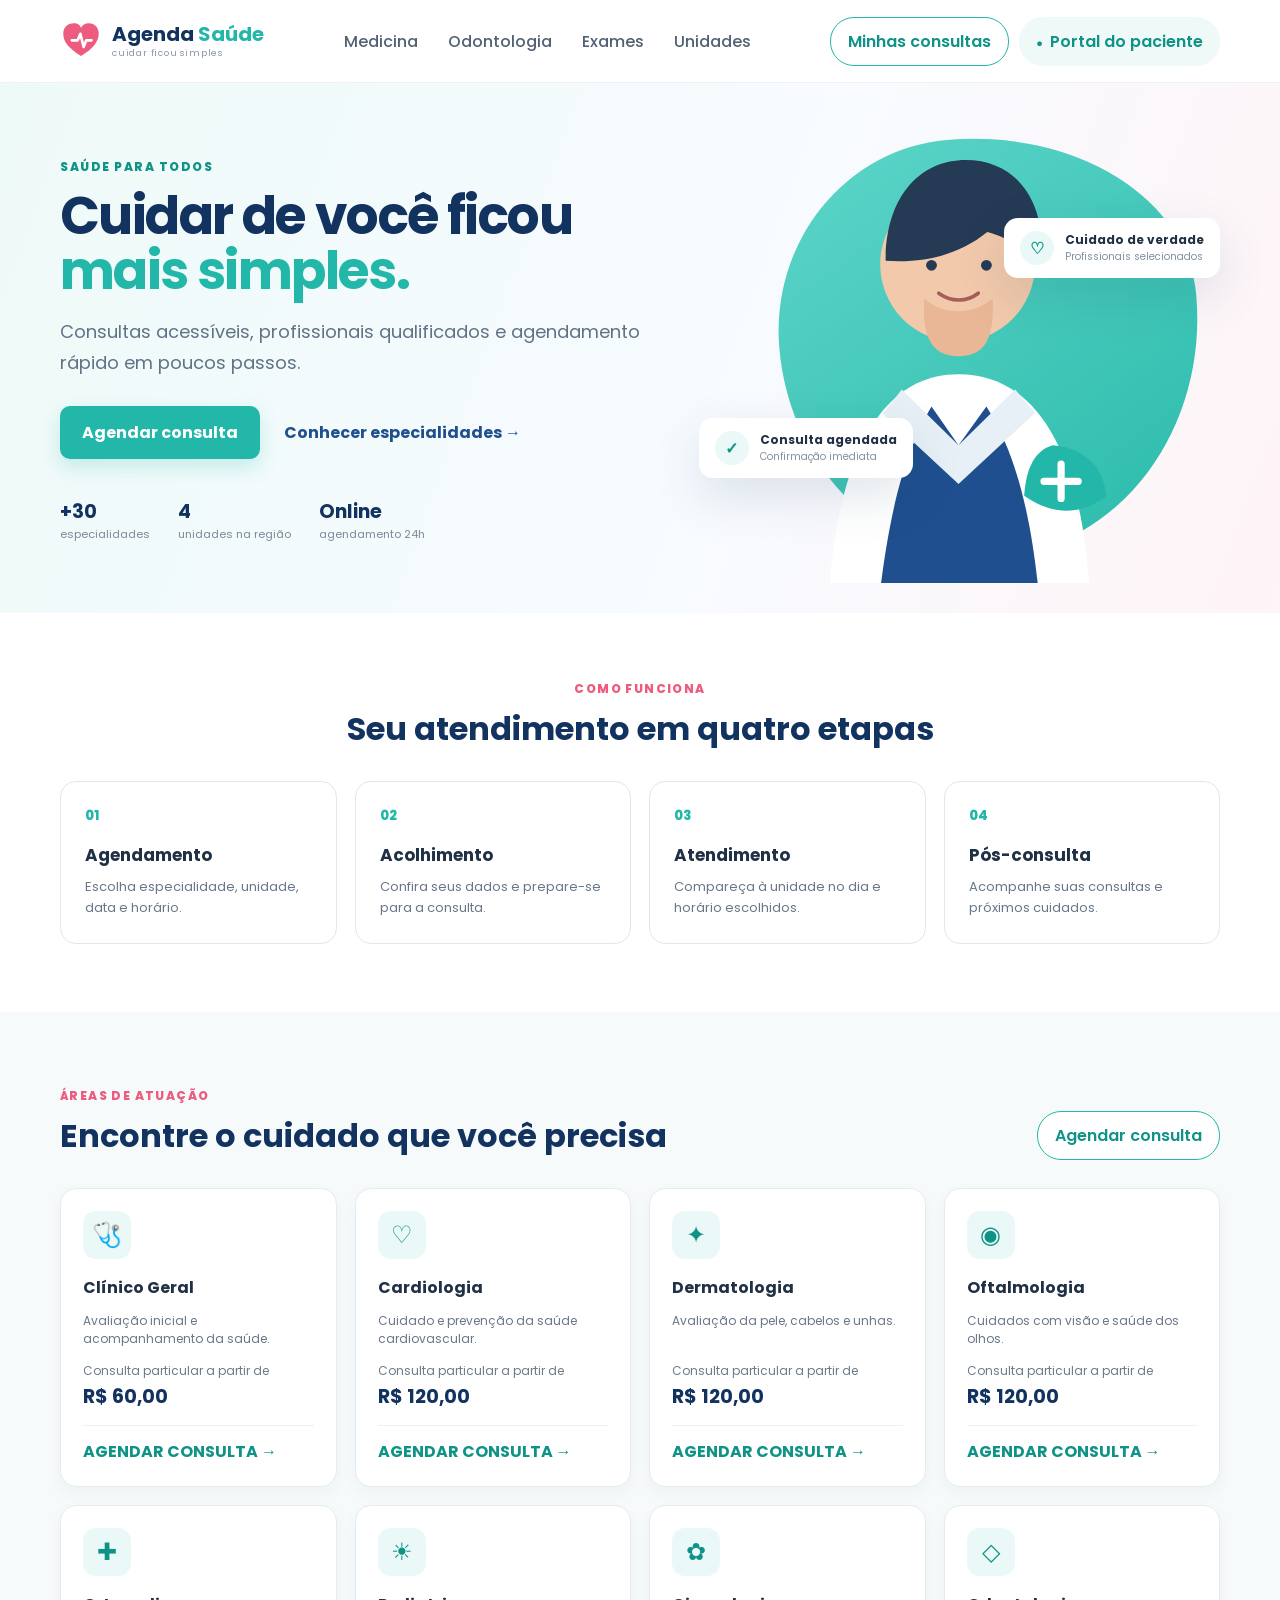
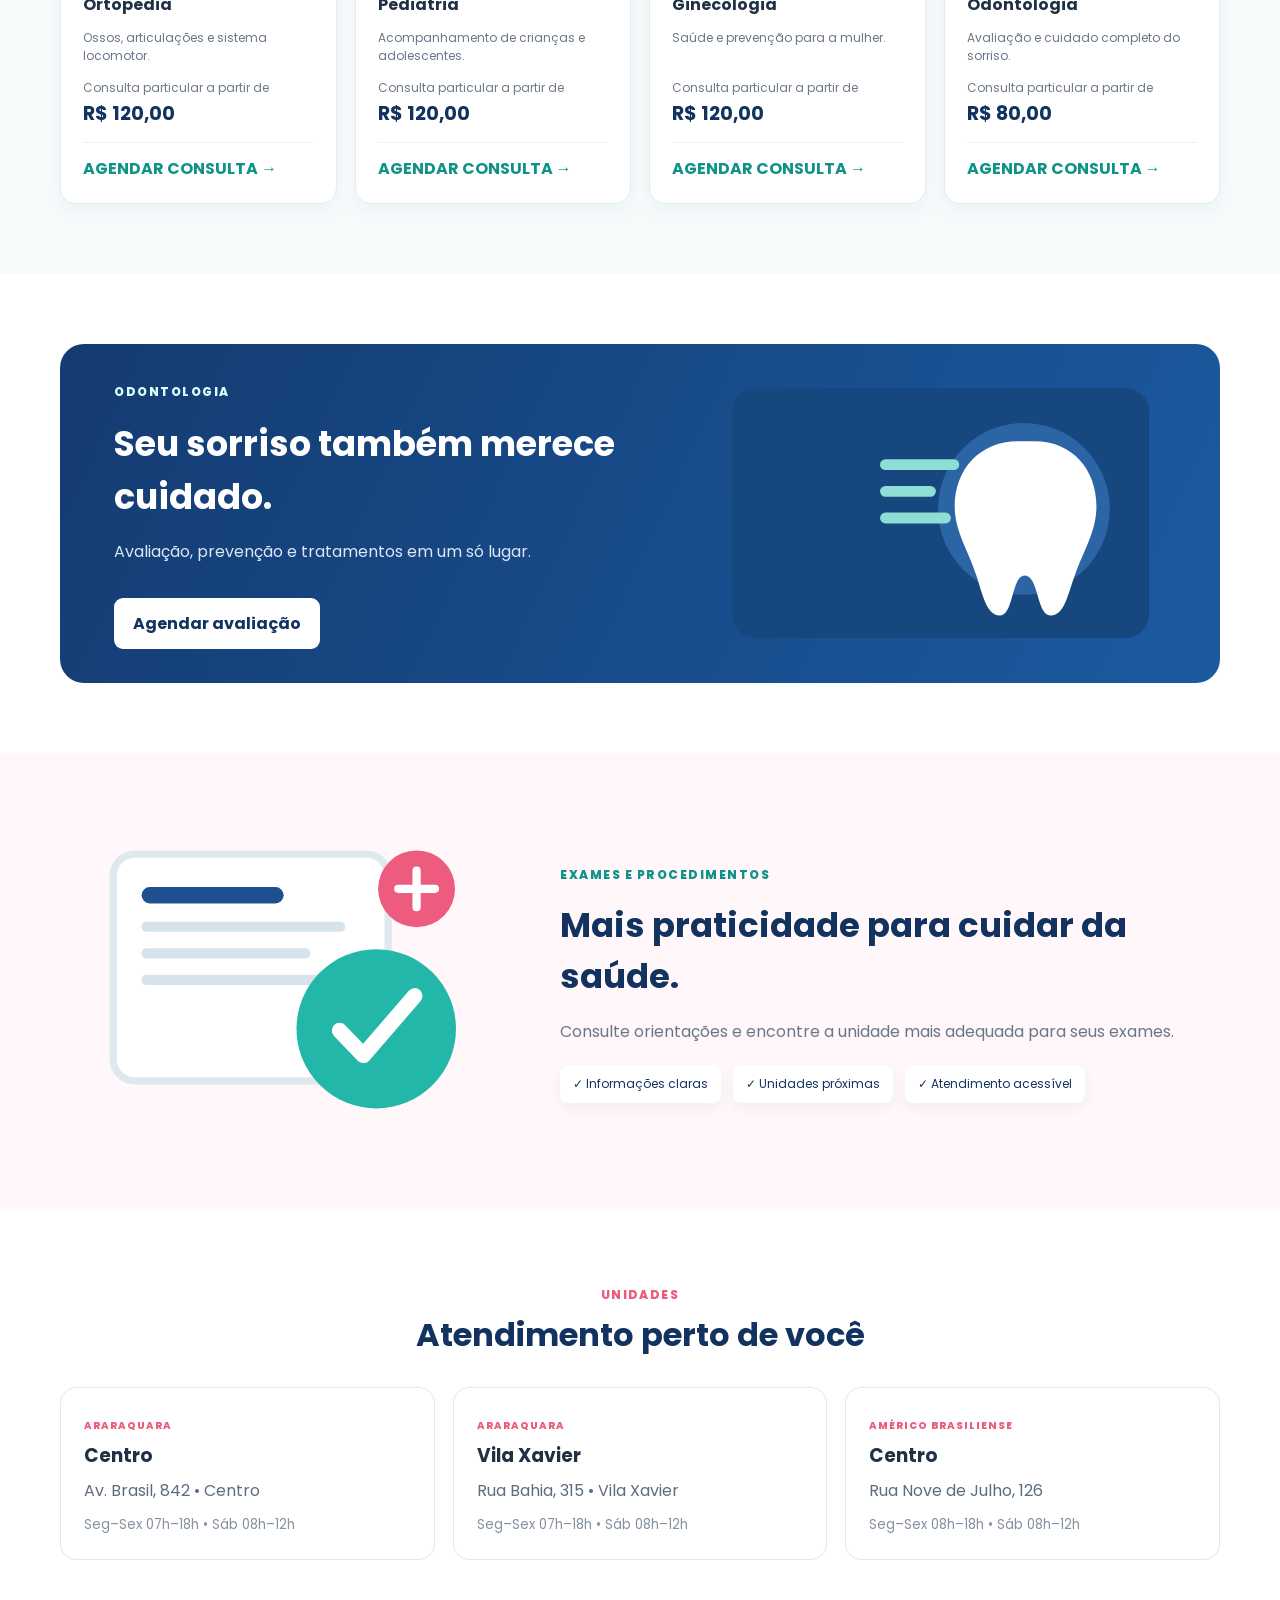
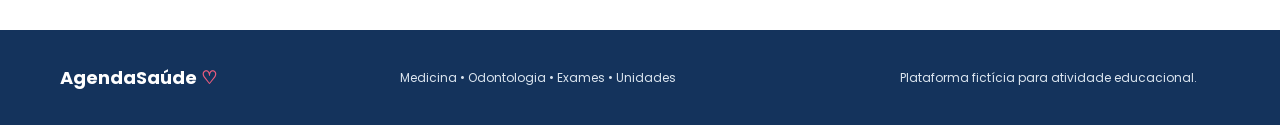
<file: agendasaude/index.html>
<!doctype html>
<html lang="pt-BR">
<head>
  <meta charset="utf-8" />
  <meta name="viewport" content="width=device-width, initial-scale=1" />
  <title>AgendaSaúde | Cuidado perto de você</title>
  <meta name="description" content="Plataforma fictícia de agendamento de consultas para atividade de testes de software." />
  <link rel="preconnect" href="https://fonts.googleapis.com">
  <link rel="preconnect" href="https://fonts.gstatic.com" crossorigin>
  <link href="https://fonts.googleapis.com/css2?family=Poppins:wght@400;500;600;700;800&display=swap" rel="stylesheet">
  <link rel="stylesheet" href="style.css" />
</head>
<body>
  <header class="topbar">
    <div class="container header-inner">
      <a class="brand" href="#inicio" aria-label="AgendaSaúde - início">
        <span class="brand-icon" aria-hidden="true">
          <svg viewBox="0 0 64 64"><path d="M32 55C13 43 5 33 5 21 5 11 12 5 21 5c6 0 10 3 11 7 2-4 6-7 12-7 9 0 15 7 15 16 0 12-9 23-27 34Z" fill="currentColor"/><path d="M18 31h9l4-10 5 20 4-10h8" fill="none" stroke="white" stroke-width="4" stroke-linecap="round" stroke-linejoin="round"/></svg>
        </span>
        <span class="brand-copy"><strong>Agenda</strong><b>Saúde</b><small>cuidar ficou simples</small></span>
      </a>

      <nav class="nav" aria-label="Menu principal">
        <button data-scroll="especialidades">Medicina</button>
        <button data-scroll="odontologia">Odontologia</button>
        <button data-scroll="exames">Exames</button>
        <button data-scroll="unidades">Unidades</button>
      </nav>

      <div class="header-actions">
        <button class="outline-btn" id="appointmentsButton">Minhas consultas</button>
        <button class="patient-btn" id="loginButton"><span class="user-dot">●</span><span id="welcomeText">Portal do paciente</span></button>
      </div>
    </div>
  </header>

  <main>
    <section class="hero" id="inicio">
      <div class="container hero-grid">
        <div class="hero-copy">
          <span class="kicker">SAÚDE PARA TODOS</span>
          <h1>Cuidar de você ficou <span>mais simples.</span></h1>
          <p>Consultas acessíveis, profissionais qualificados e agendamento rápido em poucos passos.</p>
          <div class="hero-actions">
            <button class="primary-btn" id="heroScheduleButton">Agendar consulta</button>
            <button class="text-btn" data-scroll="especialidades">Conhecer especialidades →</button>
          </div>
          <div class="trust-row">
            <div><strong>+30</strong><span>especialidades</span></div>
            <div><strong>4</strong><span>unidades na região</span></div>
            <div><strong>Online</strong><span>agendamento 24h</span></div>
          </div>
        </div>
        <div class="hero-visual" aria-hidden="true">
          <div class="blob"></div>
          <div class="doctor-card">
            <img src="assets/doctor-hero.svg" alt="" />
            <div class="floating-card fc-one"><span>✓</span><div><strong>Consulta agendada</strong><small>Confirmação imediata</small></div></div>
            <div class="floating-card fc-two"><span>♡</span><div><strong>Cuidado de verdade</strong><small>Profissionais selecionados</small></div></div>
          </div>
        </div>
      </div>
    </section>

    <section class="steps-section">
      <div class="container">
        <div class="section-heading compact"><span>COMO FUNCIONA</span><h2>Seu atendimento em quatro etapas</h2></div>
        <div class="steps-grid">
          <article><div class="step-num">01</div><h3>Agendamento</h3><p>Escolha especialidade, unidade, data e horário.</p></article>
          <article><div class="step-num">02</div><h3>Acolhimento</h3><p>Confira seus dados e prepare-se para a consulta.</p></article>
          <article><div class="step-num">03</div><h3>Atendimento</h3><p>Compareça à unidade no dia e horário escolhidos.</p></article>
          <article><div class="step-num">04</div><h3>Pós-consulta</h3><p>Acompanhe suas consultas e próximos cuidados.</p></article>
        </div>
      </div>
    </section>

    <section class="specialties-section" id="especialidades">
      <div class="container">
        <div class="section-heading"><div><span>ÁREAS DE ATUAÇÃO</span><h2>Encontre o cuidado que você precisa</h2></div><button class="secondary-btn" id="scheduleTopButton">Agendar consulta</button></div>
        <div class="specialties-grid" id="specialtiesGrid"></div>
      </div>
    </section>

    <section class="banner-section" id="odontologia">
      <div class="container banner-card">
        <div><span class="kicker light">ODONTOLOGIA</span><h2>Seu sorriso também merece cuidado.</h2><p>Avaliação, prevenção e tratamentos em um só lugar.</p><button class="white-btn" data-specialty="Odontologia">Agendar avaliação</button></div>
        <img src="assets/dental.svg" alt="Ilustração de atendimento odontológico" />
      </div>
    </section>

    <section class="exam-section" id="exames">
      <div class="container exam-grid">
        <div class="exam-art"><img src="assets/exams.svg" alt="Ilustração de exames" /></div>
        <div><span class="kicker">EXAMES E PROCEDIMENTOS</span><h2>Mais praticidade para cuidar da saúde.</h2><p>Consulte orientações e encontre a unidade mais adequada para seus exames.</p><div class="check-list"><span>✓ Informações claras</span><span>✓ Unidades próximas</span><span>✓ Atendimento acessível</span></div></div>
      </div>
    </section>

    <section class="units-section" id="unidades">
      <div class="container">
        <div class="section-heading compact"><span>UNIDADES</span><h2>Atendimento perto de você</h2></div>
        <div class="units-grid">
          <article><span>ARARAQUARA</span><h3>Centro</h3><p>Av. Brasil, 842 • Centro</p><small>Seg–Sex 07h–18h • Sáb 08h–12h</small></article>
          <article><span>ARARAQUARA</span><h3>Vila Xavier</h3><p>Rua Bahia, 315 • Vila Xavier</p><small>Seg–Sex 07h–18h • Sáb 08h–12h</small></article>
          <article><span>AMÉRICO BRASILIENSE</span><h3>Centro</h3><p>Rua Nove de Julho, 126</p><small>Seg–Sex 08h–18h • Sáb 08h–12h</small></article>
        </div>
      </div>
    </section>
  </main>

  <footer>
    <div class="container footer-grid"><div class="footer-brand">AgendaSaúde <span>♡</span></div><div>Medicina • Odontologia • Exames • Unidades</div><div>Plataforma fictícia para atividade educacional.</div></div>
  </footer>

  <div class="overlay hidden" id="overlay"></div>

  <section class="modal hidden" id="loginModal" role="dialog" aria-modal="true" aria-labelledby="loginTitle">
    <button class="modal-close" data-close="loginModal" aria-label="Fechar">×</button>
    <div class="modal-brand"><span class="mini-heart">♥</span> Portal do paciente</div>
    <h2 id="loginTitle">Entre na sua conta</h2>
    <p class="muted">Acesse seus agendamentos e informações.</p>
    <form id="loginForm">
      <label>E-mail<input id="email" type="email" autocomplete="username" placeholder="seuemail@exemplo.com" required></label>
      <label>Senha<input id="password" type="password" autocomplete="current-password" placeholder="Digite sua senha" required></label>
      <p class="form-error" id="loginMessage"></p>
      <button class="primary-btn full" id="loginSubmit" type="submit">Entrar</button>
    </form>
  </section>

  <section class="modal booking-modal hidden" id="bookingModal" role="dialog" aria-modal="true" aria-labelledby="bookingTitle">
    <button class="modal-close" data-close="bookingModal" aria-label="Fechar">×</button>
    <div class="booking-shell">
      <div class="booking-head">
        <div><span class="kicker">AGENDAMENTO</span><h2 id="bookingTitle">Marque sua consulta</h2><p>Escolha as opções abaixo para encontrar um horário.</p></div>
        <div class="progress"><span class="active"></span><span></span><span></span></div>
      </div>
      <div class="booking-grid">
        <div class="booking-fields">
          <label>Unidade<select id="unitSelect"></select></label>
          <label>Especialidade<select id="specialtySelect"></select></label>
          <label>Profissional<select id="doctorSelect"></select></label>
          <label>Data<input id="dateInput" type="date"></label>
          <div class="field-group"><span class="field-label">Horário</span><div class="slots" id="slots"></div></div>
          <p class="form-error" id="bookingError"></p>
        </div>
        <aside class="booking-summary">
          <span class="summary-label">RESUMO</span>
          <h3>Sua consulta</h3>
          <div id="summaryContent" class="summary-content">Escolha uma especialidade, data e horário.</div>
          <button class="primary-btn full" id="confirmBooking">Confirmar agendamento</button>
        </aside>
      </div>
    </div>
  </section>

  <section class="modal appointments-modal hidden" id="appointmentsModal" role="dialog" aria-modal="true" aria-labelledby="appointmentsTitle">
    <button class="modal-close" data-close="appointmentsModal" aria-label="Fechar">×</button>
    <div class="modal-brand"><span class="mini-heart">♥</span> Área do paciente</div>
    <h2 id="appointmentsTitle">Minhas consultas</h2>
    <p class="muted">Acompanhe seus próximos atendimentos.</p>
    <div id="appointmentsList" class="appointments-list"></div>
  </section>

  <div class="toast hidden" id="toast"></div>
  <script src="app.js"></script>
</body>
</html>
</file>
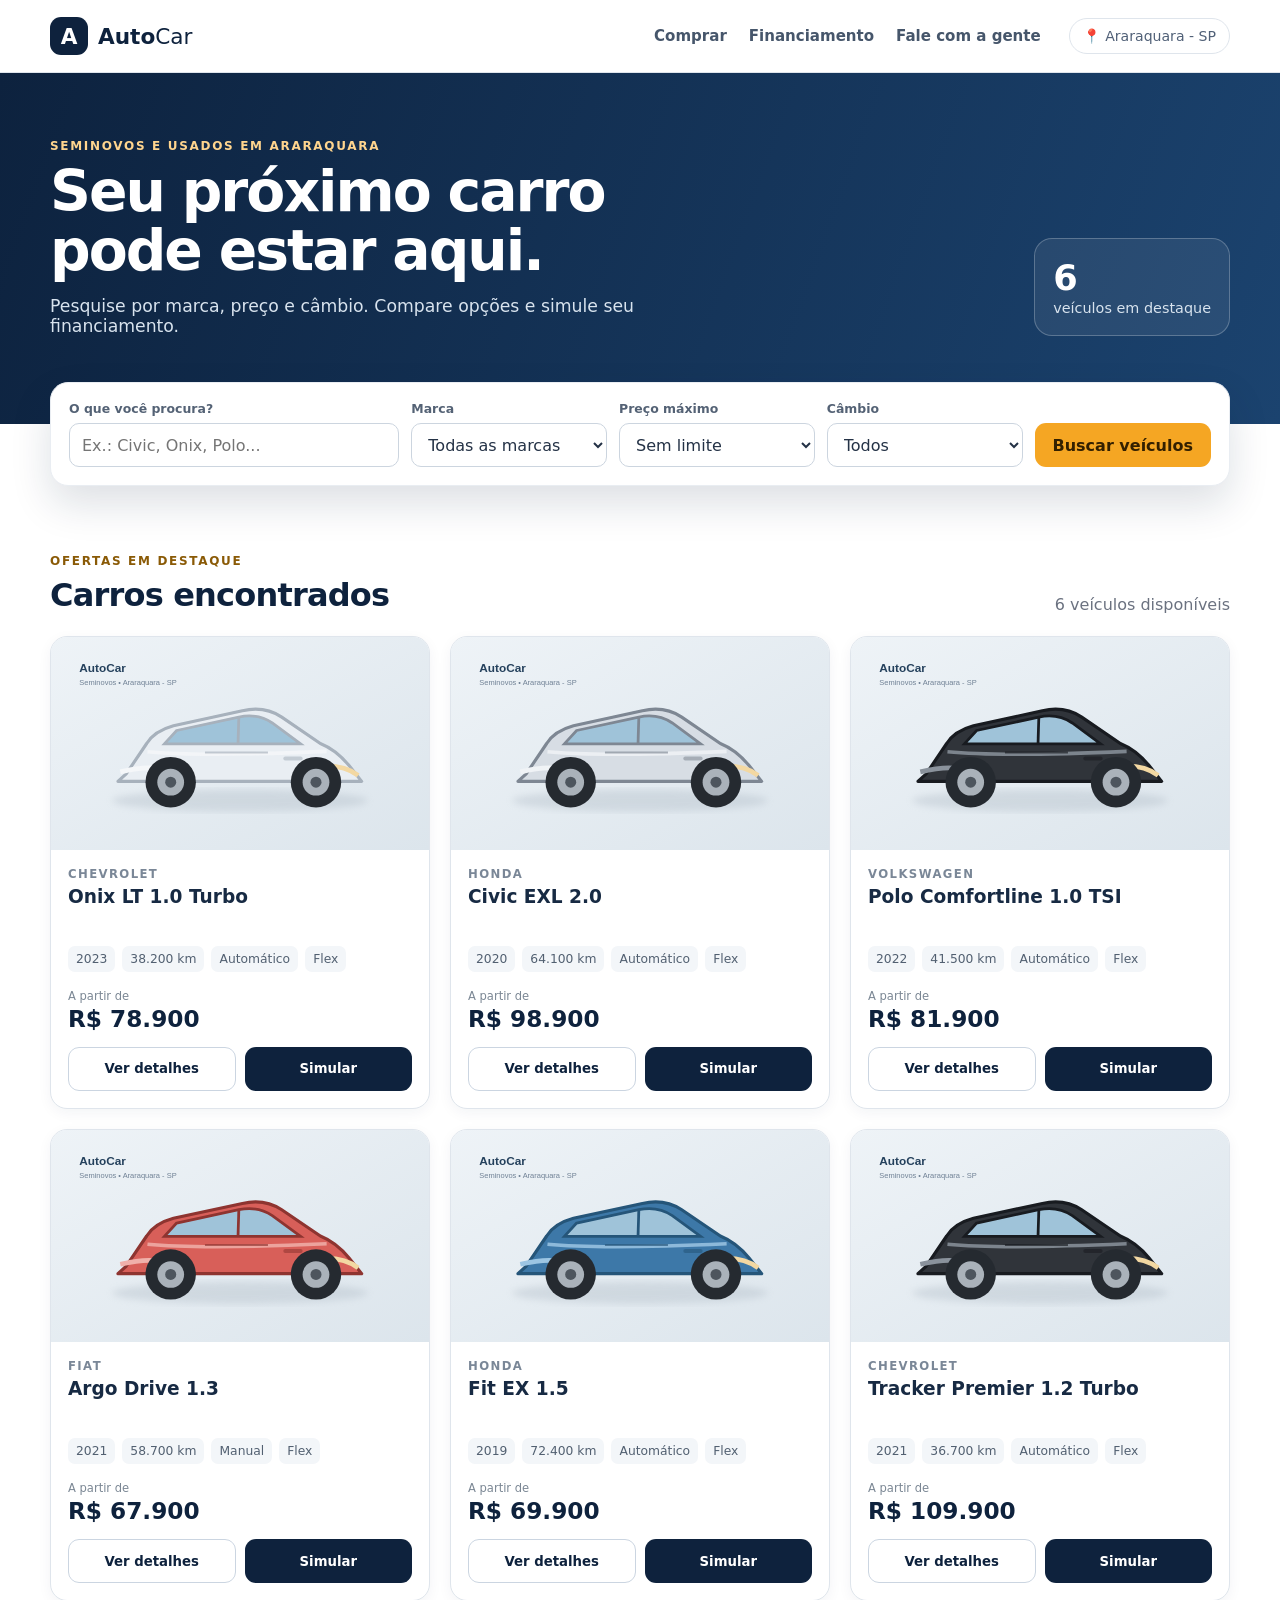
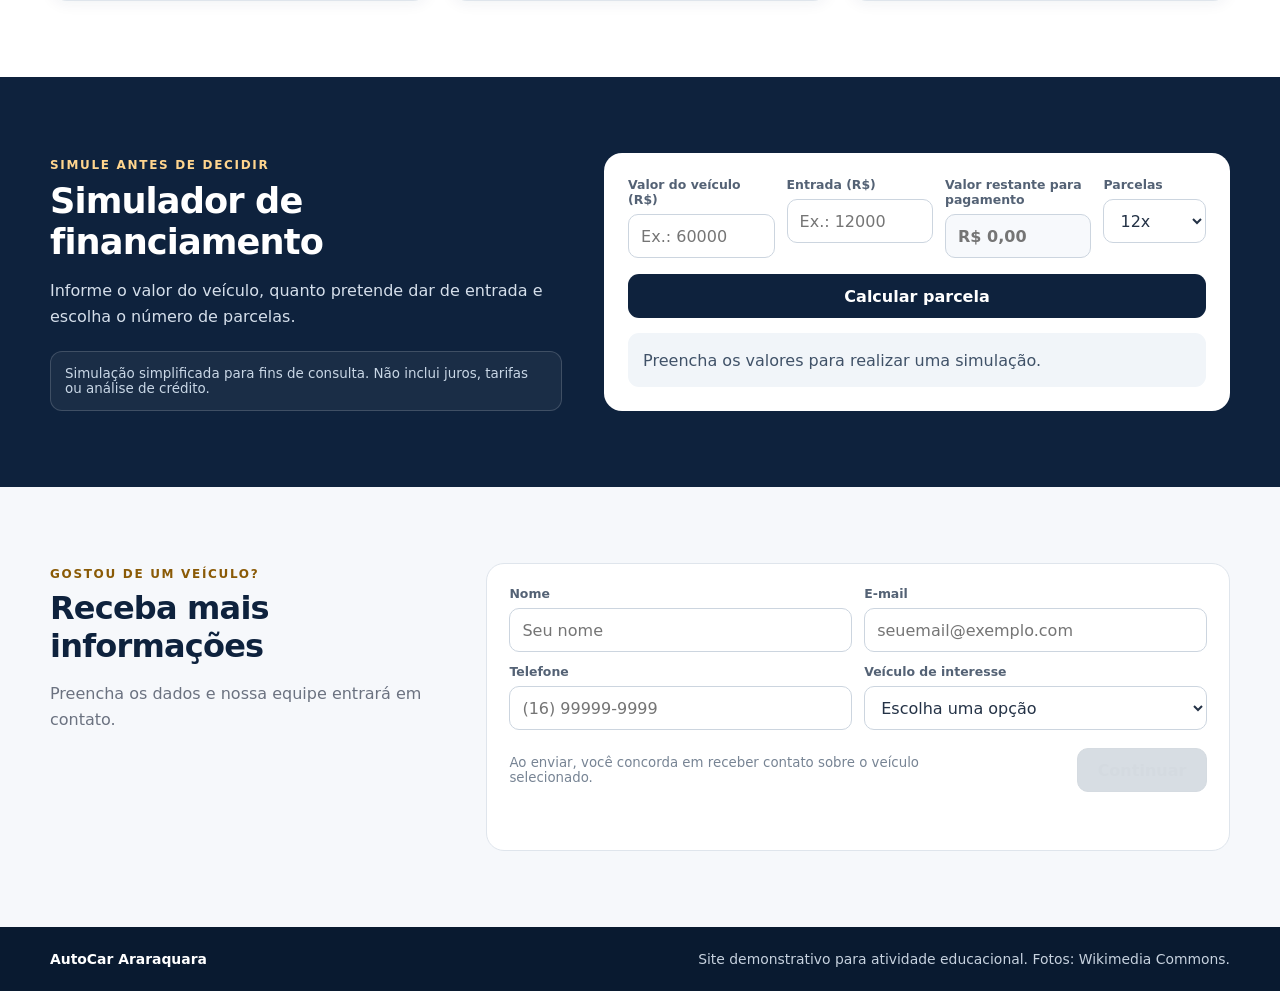
<file: autocar/index.html>
<!DOCTYPE html>
<html lang="pt-BR">
<head>
  <meta charset="UTF-8" />
  <meta name="viewport" content="width=device-width, initial-scale=1.0" />
  <title>AutoCar Araraquara | Seminovos e Usados</title>
  <link rel="stylesheet" href="style.css" />
</head>
<body>
  <header class="topbar">
    <div class="container topbar-inner">
      <a class="brand" href="#inicio" aria-label="AutoCar - página inicial">
        <span class="brand-mark">A</span>
        <span><strong>Auto</strong>Car</span>
      </a>
      <nav class="main-nav" aria-label="Menu principal">
        <a href="#veiculos">Comprar</a>
        <a href="#simulador">Financiamento</a>
        <a href="#contato">Fale com a gente</a>
      </nav>
      <span class="location-chip">📍 Araraquara - SP</span>
    </div>
  </header>

  <main id="inicio">
    <section class="hero">
      <div class="container hero-content">
        <div>
          <span class="eyebrow">SEMINOVOS E USADOS EM ARARAQUARA</span>
          <h1>Seu próximo carro pode estar aqui.</h1>
          <p>Pesquise por marca, preço e câmbio. Compare opções e simule seu financiamento.</p>
        </div>
        <div class="hero-stat">
          <strong>6</strong>
          <span>veículos em destaque</span>
        </div>
      </div>
    </section>

    <section class="search-wrap" aria-label="Busca de veículos">
      <div class="container">
        <div class="search-card">
          <div class="field field-wide">
            <label for="searchModel">O que você procura?</label>
            <input id="searchModel" type="text" placeholder="Ex.: Civic, Onix, Polo..." />
          </div>
          <div class="field">
            <label for="brandFilter">Marca</label>
            <select id="brandFilter">
              <option value="todas">Todas as marcas</option>
              <option value="Chevrolet">Chevrolet</option>
              <option value="Fiat">Fiat</option>
              <option value="Honda">Honda</option>
              <option value="Volkswagen">Volkswagen</option>
            </select>
          </div>
          <div class="field">
            <label for="priceFilter">Preço máximo</label>
            <select id="priceFilter">
              <option value="999999">Sem limite</option>
              <option value="70000">Até R$ 70 mil</option>
              <option value="80000">Até R$ 80 mil</option>
              <option value="100000">Até R$ 100 mil</option>
            </select>
          </div>
          <div class="field">
            <label for="gearFilter">Câmbio</label>
            <select id="gearFilter">
              <option value="todos">Todos</option>
              <option value="Automático">Automático</option>
              <option value="Manual">Manual</option>
            </select>
          </div>
          <button id="searchButton" class="btn btn-primary search-btn" type="button">
            <span class="btn-label">Buscar veículos</span>
            <span class="spinner" aria-hidden="true"></span>
          </button>
        </div>
      </div>
    </section>

    <section class="vehicles-section" id="veiculos">
      <div class="container">
        <div class="section-heading">
          <div>
            <span class="eyebrow dark">OFERTAS EM DESTAQUE</span>
            <h2>Carros encontrados</h2>
          </div>
          <p id="resultCount" class="result-count">6 veículos disponíveis</p>
        </div>

        <div id="emptyState" class="empty-state" hidden>
          <strong>Nenhum veículo encontrado.</strong>
          <p>Tente alterar os filtros da sua busca.</p>
        </div>

        <div id="vehicleGrid" class="vehicle-grid"></div>
      </div>
    </section>

    <section class="finance-section" id="simulador">
      <div class="container finance-layout">
        <div class="finance-copy">
          <span class="eyebrow">SIMULE ANTES DE DECIDIR</span>
          <h2>Simulador de financiamento</h2>
          <p>Informe o valor do veículo, quanto pretende dar de entrada e escolha o número de parcelas.</p>
          <div class="finance-note">Simulação simplificada para fins de consulta. Não inclui juros, tarifas ou análise de crédito.</div>
        </div>

        <div class="finance-card">
          <div class="finance-fields">
            <div class="field">
              <label for="vehicleValue">Valor do veículo (R$)</label>
              <input id="vehicleValue" type="number" min="0" placeholder="Ex.: 60000" />
            </div>
            <div class="field">
              <label for="downPayment">Entrada (R$)</label>
              <input id="downPayment" type="number" min="0" placeholder="Ex.: 12000" />
            </div>
            <div class="field">
              <label for="remainingPayment">Valor restante para pagamento</label>
              <input id="remainingPayment" type="text" placeholder="R$ 0,00" readonly />
            </div>
            <div class="field">
              <label for="installments">Parcelas</label>
              <select id="installments">
                <option value="12">12x</option>
                <option value="24">24x</option>
                <option value="36">36x</option>
                <option value="48">48x</option>
              </select>
            </div>
          </div>
          <button id="calculateButton" class="btn btn-secondary" type="button">Calcular parcela</button>
          <div id="financeResult" class="finance-result" aria-live="polite">
            Preencha os valores para realizar uma simulação.
          </div>
        </div>
      </div>
    </section>

    <section class="contact-section" id="contato">
      <div class="container contact-layout">
        <div>
          <span class="eyebrow dark">GOSTOU DE UM VEÍCULO?</span>
          <h2>Receba mais informações</h2>
          <p>Preencha os dados e nossa equipe entrará em contato.</p>
        </div>

        <form id="interestForm" class="contact-card" novalidate>
          <div class="form-row">
            <div class="field">
              <label for="customerName">Nome</label>
              <input id="customerName" type="text" placeholder="Seu nome" />
            </div>
            <div class="field">
              <label for="customerEmail">E-mail</label>
              <input id="customerEmail" type="email" placeholder="seuemail@exemplo.com" />
            </div>
          </div>
          <div class="form-row">
            <div class="field">
              <label for="customerPhone">Telefone</label>
              <input id="customerPhone" type="tel" placeholder="(16) 99999-9999" />
            </div>
            <div class="field">
              <label for="vehicleInterest">Veículo de interesse</label>
              <select id="vehicleInterest">
                <option value="">Escolha uma opção</option>
              </select>
            </div>
          </div>
          <div class="contact-actions">
            <small>Ao enviar, você concorda em receber contato sobre o veículo selecionado.</small>
            <button class="btn btn-low-contrast" type="submit">Continuar</button>
          </div>
          <div id="formMessage" class="form-message" aria-live="polite"></div>
        </form>
      </div>
    </section>
  </main>

  <footer>
    <div class="container footer-inner">
      <strong>AutoCar Araraquara</strong>
      <span>Site demonstrativo para atividade educacional. Fotos: Wikimedia Commons.</span>
    </div>
  </footer>

  <div id="detailsModal" class="modal" aria-hidden="true">
    <div class="modal-backdrop" data-close-modal></div>
    <div class="modal-card" role="dialog" aria-modal="true" aria-labelledby="modalTitle">
      <button class="modal-close" type="button" data-close-modal aria-label="Fechar">×</button>
      <div id="modalContent"></div>
    </div>
  </div>

  <script src="script.js"></script>
</body>
</html>
</file>
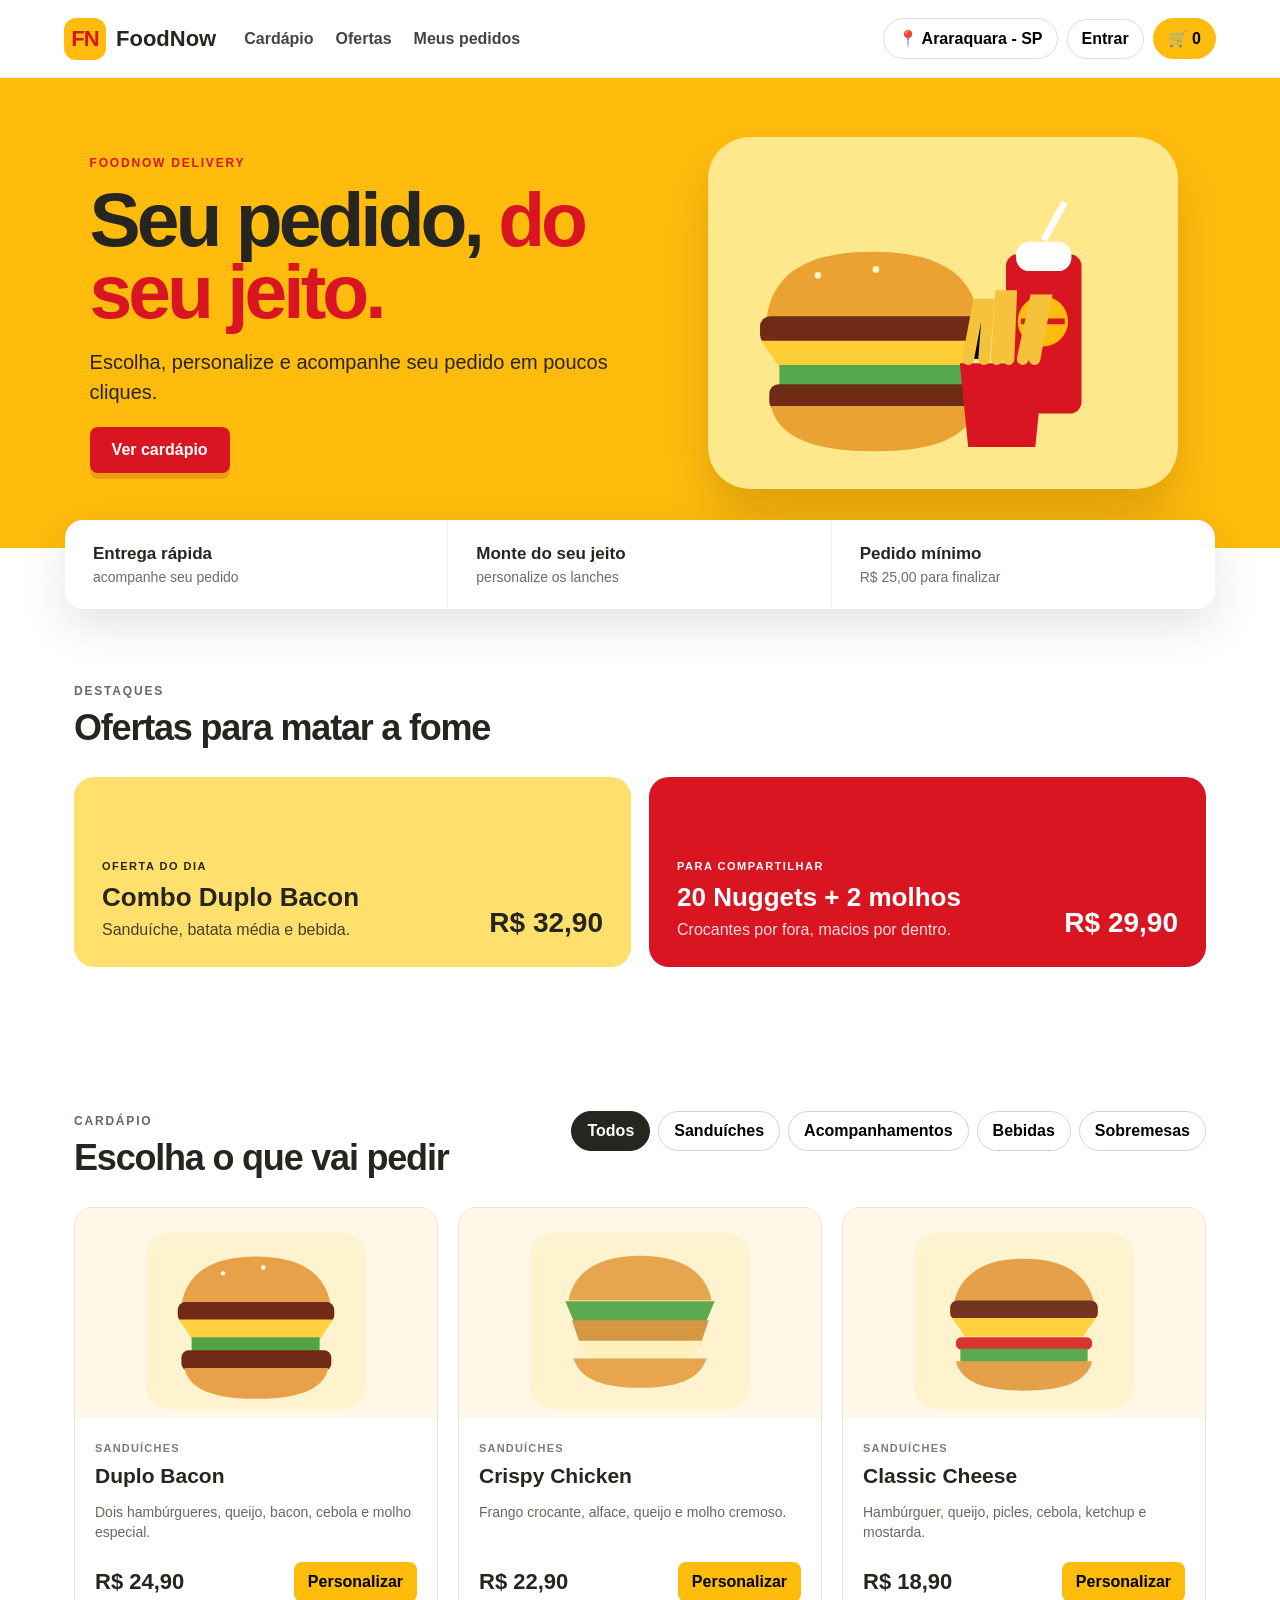
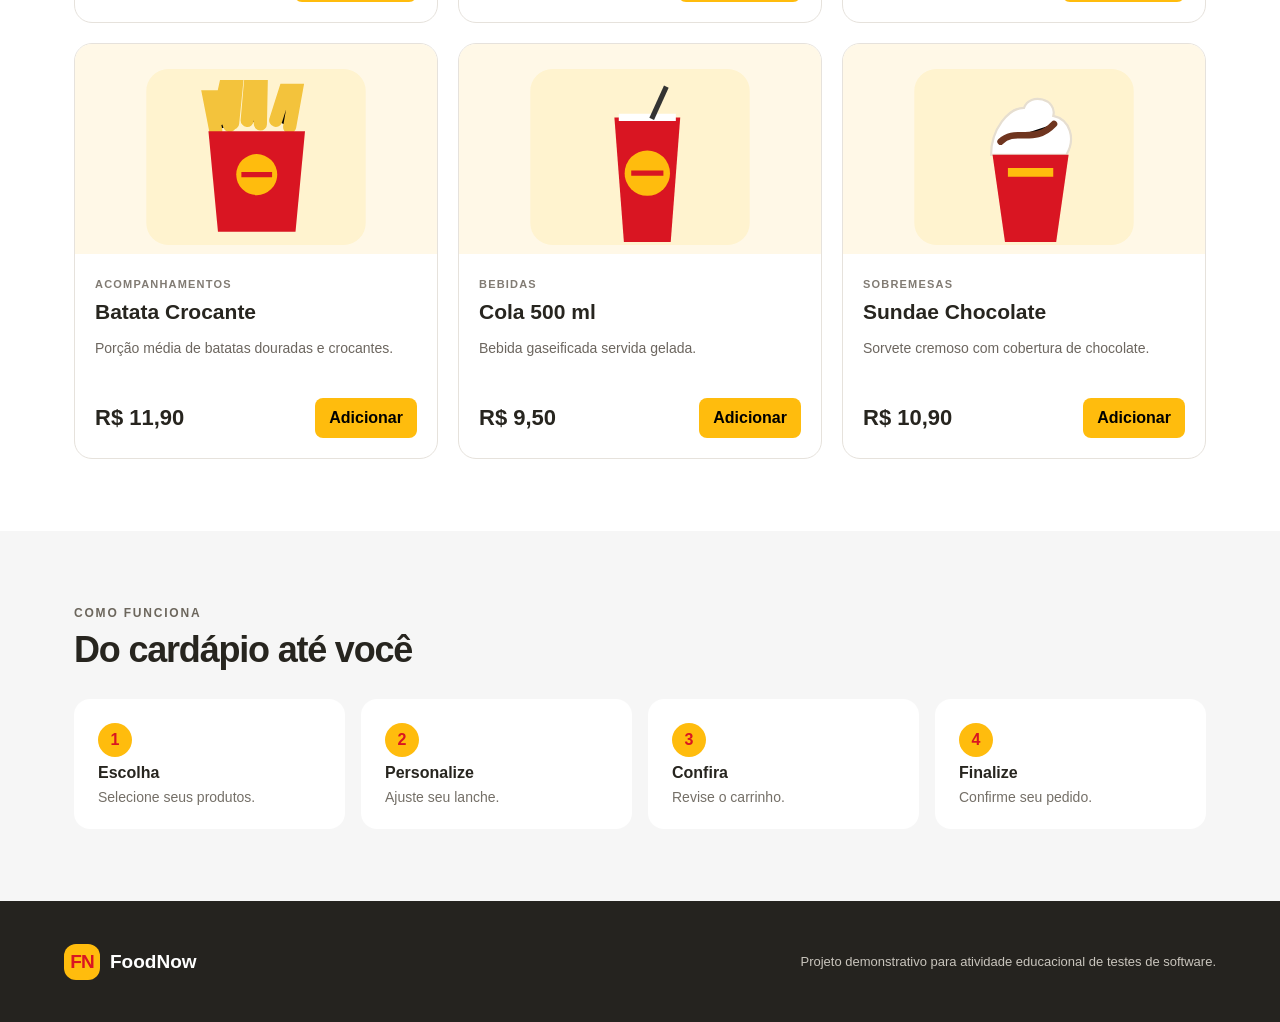
<file: foodnow/index.html>
<!doctype html>
<html lang="pt-BR">
<head>
  <meta charset="utf-8" />
  <meta name="viewport" content="width=device-width, initial-scale=1" />
  <title>FoodNow | Peça do seu jeito</title>
  <link rel="stylesheet" href="style.css" />
</head>
<body>
  <header class="topbar">
    <div class="brand" aria-label="FoodNow">
      <div class="brand-mark">FN</div>
      <span>FoodNow</span>
    </div>
    <nav class="nav-links" aria-label="Navegação principal">
      <button class="nav-link" data-scroll="menu">Cardápio</button>
      <button class="nav-link" data-scroll="ofertas">Ofertas</button>
      <button class="nav-link" id="ordersButton">Meus pedidos</button>
    </nav>
    <div class="header-actions">
      <button class="location-btn" id="locationButton">📍 Araraquara - SP</button>
      <button class="account-btn" id="loginButton"><span id="welcomeText">Entrar</span></button>
      <button class="cart-btn" id="cartButton">🛒 <span id="cartCount">0</span></button>
    </div>
  </header>

  <main>
    <section class="hero">
      <div class="hero-copy">
        <span class="eyebrow">FOODNOW DELIVERY</span>
        <h1>Seu pedido, <span>do seu jeito.</span></h1>
        <p>Escolha, personalize e acompanhe seu pedido em poucos cliques.</p>
        <button class="primary-btn" data-scroll="menu">Ver cardápio</button>
      </div>
      <div class="hero-art" aria-hidden="true">
        <img src="assets/combo.svg" alt="" />
      </div>
    </section>

    <section class="quick-strip">
      <div><strong>Entrega rápida</strong><span>acompanhe seu pedido</span></div>
      <div><strong>Monte do seu jeito</strong><span>personalize os lanches</span></div>
      <div><strong>Pedido mínimo</strong><span>R$ 25,00 para finalizar</span></div>
    </section>

    <section class="section" id="ofertas">
      <div class="section-heading">
        <div>
          <span class="eyebrow dark">DESTAQUES</span>
          <h2>Ofertas para matar a fome</h2>
        </div>
      </div>
      <div class="promo-grid">
        <article class="promo promo-yellow">
          <div>
            <span>OFERTA DO DIA</span>
            <h3>Combo Duplo Bacon</h3>
            <p>Sanduíche, batata média e bebida.</p>
          </div>
          <strong>R$ 32,90</strong>
        </article>
        <article class="promo promo-red">
          <div>
            <span>PARA COMPARTILHAR</span>
            <h3>20 Nuggets + 2 molhos</h3>
            <p>Crocantes por fora, macios por dentro.</p>
          </div>
          <strong>R$ 29,90</strong>
        </article>
      </div>
    </section>

    <section class="section" id="menu">
      <div class="section-heading menu-heading">
        <div>
          <span class="eyebrow dark">CARDÁPIO</span>
          <h2>Escolha o que vai pedir</h2>
        </div>
        <div class="category-chips" id="categoryChips">
          <button class="chip active" data-category="Todos">Todos</button>
          <button class="chip" data-category="Sanduíches">Sanduíches</button>
          <button class="chip" data-category="Acompanhamentos">Acompanhamentos</button>
          <button class="chip" data-category="Bebidas">Bebidas</button>
          <button class="chip" data-category="Sobremesas">Sobremesas</button>
        </div>
      </div>
      <div class="product-grid" id="productGrid"></div>
    </section>

    <section class="section how-it-works">
      <span class="eyebrow dark">COMO FUNCIONA</span>
      <h2>Do cardápio até você</h2>
      <div class="steps">
        <div><b>1</b><strong>Escolha</strong><span>Selecione seus produtos.</span></div>
        <div><b>2</b><strong>Personalize</strong><span>Ajuste seu lanche.</span></div>
        <div><b>3</b><strong>Confira</strong><span>Revise o carrinho.</span></div>
        <div><b>4</b><strong>Finalize</strong><span>Confirme seu pedido.</span></div>
      </div>
    </section>
  </main>

  <footer>
    <div class="brand footer-brand"><div class="brand-mark">FN</div><span>FoodNow</span></div>
    <p>Projeto demonstrativo para atividade educacional de testes de software.</p>
  </footer>

  <div class="overlay hidden" id="overlay"></div>

  <section class="modal hidden" id="loginModal" aria-modal="true" role="dialog" aria-labelledby="loginTitle">
    <button class="close-btn" data-close="loginModal" aria-label="Fechar">×</button>
    <span class="eyebrow dark">MINHA CONTA</span>
    <h2 id="loginTitle">Entrar no FoodNow</h2>
    <p class="muted">Acesse para consultar seus pedidos.</p>
    <form id="loginForm">
      <label for="email">E-mail</label>
      <input id="email" name="email" type="email" autocomplete="username" placeholder="seu@email.com" required />
      <label for="password">Senha</label>
      <input id="password" name="password" type="password" autocomplete="current-password" placeholder="Digite sua senha" required />
      <button class="primary-btn full" id="loginSubmit" type="submit">Entrar</button>
      <p class="form-message" id="loginMessage" aria-live="polite"></p>
    </form>
  </section>

  <section class="modal product-modal hidden" id="customizeModal" aria-modal="true" role="dialog" aria-labelledby="customizeTitle">
    <button class="close-btn" data-close="customizeModal" aria-label="Fechar">×</button>
    <div id="customizeContent"></div>
  </section>

  <aside class="drawer hidden" id="cartDrawer" aria-labelledby="cartTitle">
    <div class="drawer-head">
      <div><span class="eyebrow dark">SEU PEDIDO</span><h2 id="cartTitle">Carrinho</h2></div>
      <button class="close-btn static" data-close="cartDrawer" aria-label="Fechar">×</button>
    </div>
    <div class="cart-items" id="cartItems"></div>
    <div class="cart-summary">
      <div><span>Subtotal</span><strong id="cartSubtotal">R$ 0,00</strong></div>
      <small>Pedido mínimo para finalizar: R$ 25,00</small>
      <button class="primary-btn full" id="checkoutButton">Finalizar pedido</button>
      <button class="text-btn" id="clearCartButton">Limpar carrinho</button>
      <p class="form-message" id="checkoutMessage" aria-live="polite"></p>
    </div>
  </aside>

  <section class="modal orders-modal hidden" id="ordersModal" aria-modal="true" role="dialog" aria-labelledby="ordersTitle">
    <button class="close-btn" data-close="ordersModal" aria-label="Fechar">×</button>
    <span class="eyebrow dark">HISTÓRICO</span>
    <h2 id="ordersTitle">Meus pedidos</h2>
    <div id="ordersList"></div>
  </section>

  <div class="toast hidden" id="toast" role="status"></div>

  <script src="app.js"></script>
</body>
</html>
</file>
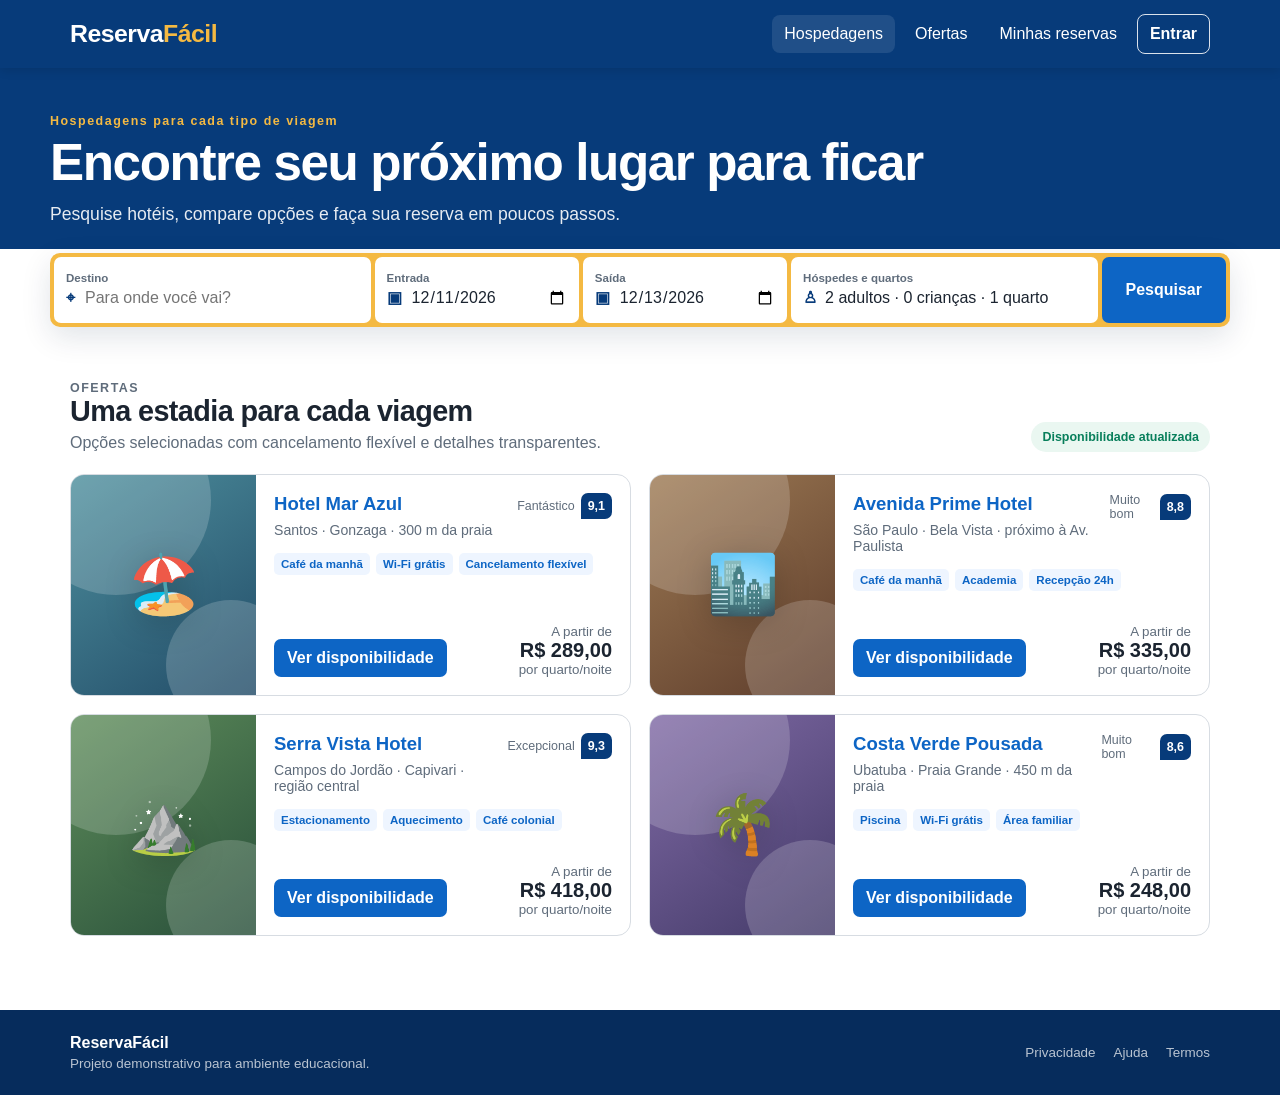
<file: reservafacil/index.html>
<!DOCTYPE html>
<html lang="pt-BR">
<head>
  <meta charset="UTF-8" />
  <meta name="viewport" content="width=device-width, initial-scale=1.0" />
  <meta name="description" content="ReservaFácil - encontre e reserve sua hospedagem." />
  <title>ReservaFácil | Hospedagens</title>
  <link rel="stylesheet" href="styles.css" />
</head>
<body>
  <header class="topbar">
    <div class="topbar-inner">
      <a class="brand" href="#inicio" aria-label="ReservaFácil - início">Reserva<span>Fácil</span></a>
      <nav class="top-actions" aria-label="Navegação principal">
        <button class="nav-link active" data-scroll="inicio">Hospedagens</button>
        <button class="nav-link" data-scroll="ofertas">Ofertas</button>
        <button class="nav-link" id="my-reservations-top">Minhas reservas</button>
        <button class="outline-btn" id="open-login">Entrar</button>
        <button class="user-chip hidden" id="user-menu" type="button" aria-label="Usuário conectado">
          <span class="avatar">AQ</span>
          <span id="user-name">Aluno QA</span>
          <span class="chevron">▾</span>
        </button>
      </nav>
    </div>
  </header>

  <main>
    <section class="hero" id="inicio">
      <div class="hero-inner">
        <p class="eyebrow">Hospedagens para cada tipo de viagem</p>
        <h1>Encontre seu próximo lugar para ficar</h1>
        <p class="hero-subtitle">Pesquise hotéis, compare opções e faça sua reserva em poucos passos.</p>

        <div class="search-shell" aria-label="Pesquisa de hospedagens">
          <label class="search-field destination-field">
            <span class="field-label">Destino</span>
            <span class="field-row"><span class="icon">⌖</span><input id="destination" list="destinations" type="text" placeholder="Para onde você vai?" autocomplete="off" /></span>
          </label>
          <datalist id="destinations">
            <option value="São Paulo"></option>
            <option value="Santos"></option>
            <option value="Ubatuba"></option>
            <option value="Campos do Jordão"></option>
          </datalist>

          <label class="search-field">
            <span class="field-label">Entrada</span>
            <span class="field-row"><span class="icon">▣</span><input id="checkin" type="date" /></span>
          </label>

          <label class="search-field">
            <span class="field-label">Saída</span>
            <span class="field-row"><span class="icon">▣</span><input id="checkout" type="date" /></span>
          </label>

          <button class="search-field guests-trigger" id="open-guests" type="button" aria-expanded="false">
            <span class="field-label">Hóspedes e quartos</span>
            <span class="field-row"><span class="icon">♙</span><span id="guests-summary">2 adultos · 0 crianças · 1 quarto</span></span>
          </button>

          <button class="search-btn" id="search-btn" type="button">Pesquisar</button>

          <div class="guests-panel hidden" id="guests-panel">
            <div class="counter-row">
              <div><strong>Adultos</strong><small>18 anos ou mais</small></div>
              <div class="counter"><button type="button" data-counter="adults" data-dir="-1">−</button><span id="adults-value">2</span><button type="button" data-counter="adults" data-dir="1">+</button></div>
            </div>
            <div class="counter-row">
              <div><strong>Crianças</strong><small>0 a 17 anos</small></div>
              <div class="counter"><button type="button" data-counter="children" data-dir="-1">−</button><span id="children-value">0</span><button type="button" data-counter="children" data-dir="1">+</button></div>
            </div>
            <div id="child-ages" class="child-ages"></div>
            <div class="counter-row">
              <div><strong>Quartos</strong></div>
              <div class="counter"><button type="button" data-counter="rooms" data-dir="-1">−</button><span id="rooms-value">1</span><button type="button" data-counter="rooms" data-dir="1">+</button></div>
            </div>
            <button class="done-btn" id="close-guests" type="button">Concluir</button>
          </div>
        </div>
        <div class="search-message hidden" id="search-message" role="alert"></div>
      </div>
    </section>

    <section class="section offers" id="ofertas">
      <div class="section-heading">
        <div>
          <p class="section-kicker">OFERTAS</p>
          <h2>Uma estadia para cada viagem</h2>
          <p>Opções selecionadas com cancelamento flexível e detalhes transparentes.</p>
        </div>
        <span class="status-pill">Disponibilidade atualizada</span>
      </div>

      <div class="results-meta hidden" id="results-meta">
        <strong id="results-title"></strong>
        <span id="results-count"></span>
      </div>

      <div class="hotel-grid" id="hotel-grid"></div>
    </section>

    <section class="section reservations hidden" id="reservations-section">
      <div class="section-heading">
        <div>
          <p class="section-kicker">ÁREA DO CLIENTE</p>
          <h2>Minhas reservas</h2>
          <p>Consulte as hospedagens confirmadas nesta conta.</p>
        </div>
        <button class="secondary-btn" id="back-to-hotels" type="button">Voltar para hospedagens</button>
      </div>
      <div id="reservations-list" class="reservations-list"></div>
    </section>
  </main>

  <footer>
    <div class="footer-inner">
      <div><strong>ReservaFácil</strong><span>Projeto demonstrativo para ambiente educacional.</span></div>
      <div class="footer-links"><span>Privacidade</span><span>Ajuda</span><span>Termos</span></div>
    </div>
  </footer>

  <div class="modal hidden" id="login-modal" role="dialog" aria-modal="true" aria-labelledby="login-title">
    <div class="modal-card small-card">
      <button class="modal-close" data-close="login-modal" aria-label="Fechar">×</button>
      <p class="section-kicker">ÁREA DO CLIENTE</p>
      <h2 id="login-title">Entre na sua conta</h2>
      <p class="muted">Acesse suas reservas e finalize novas hospedagens.</p>
      <label class="form-label">E-mail
        <input id="login-email" type="email" autocomplete="username" placeholder="seuemail@exemplo.com" />
      </label>
      <label class="form-label">Senha
        <input id="login-password" type="password" autocomplete="current-password" placeholder="Digite sua senha" />
      </label>
      <div class="error-box hidden" id="login-error" role="alert"></div>
      <button class="primary-btn full" id="login-submit" type="button">Entrar</button>
      <p class="helper">Ambiente de demonstração. Utilize os dados de acesso fornecidos pelo professor.</p>
    </div>
  </div>

  <div class="modal hidden" id="booking-modal" role="dialog" aria-modal="true" aria-labelledby="booking-title">
    <div class="modal-card booking-card">
      <button class="modal-close" data-close="booking-modal" aria-label="Fechar">×</button>
      <div class="booking-header">
        <div>
          <p class="section-kicker">REVISÃO DA RESERVA</p>
          <h2 id="booking-title">Confirme sua hospedagem</h2>
        </div>
        <span class="secure-badge">✓ Ambiente seguro</span>
      </div>
      <div id="booking-content"></div>
    </div>
  </div>

  <div class="toast hidden" id="toast" role="status"></div>
  <script src="app.js"></script>
</body>
</html>
</file>
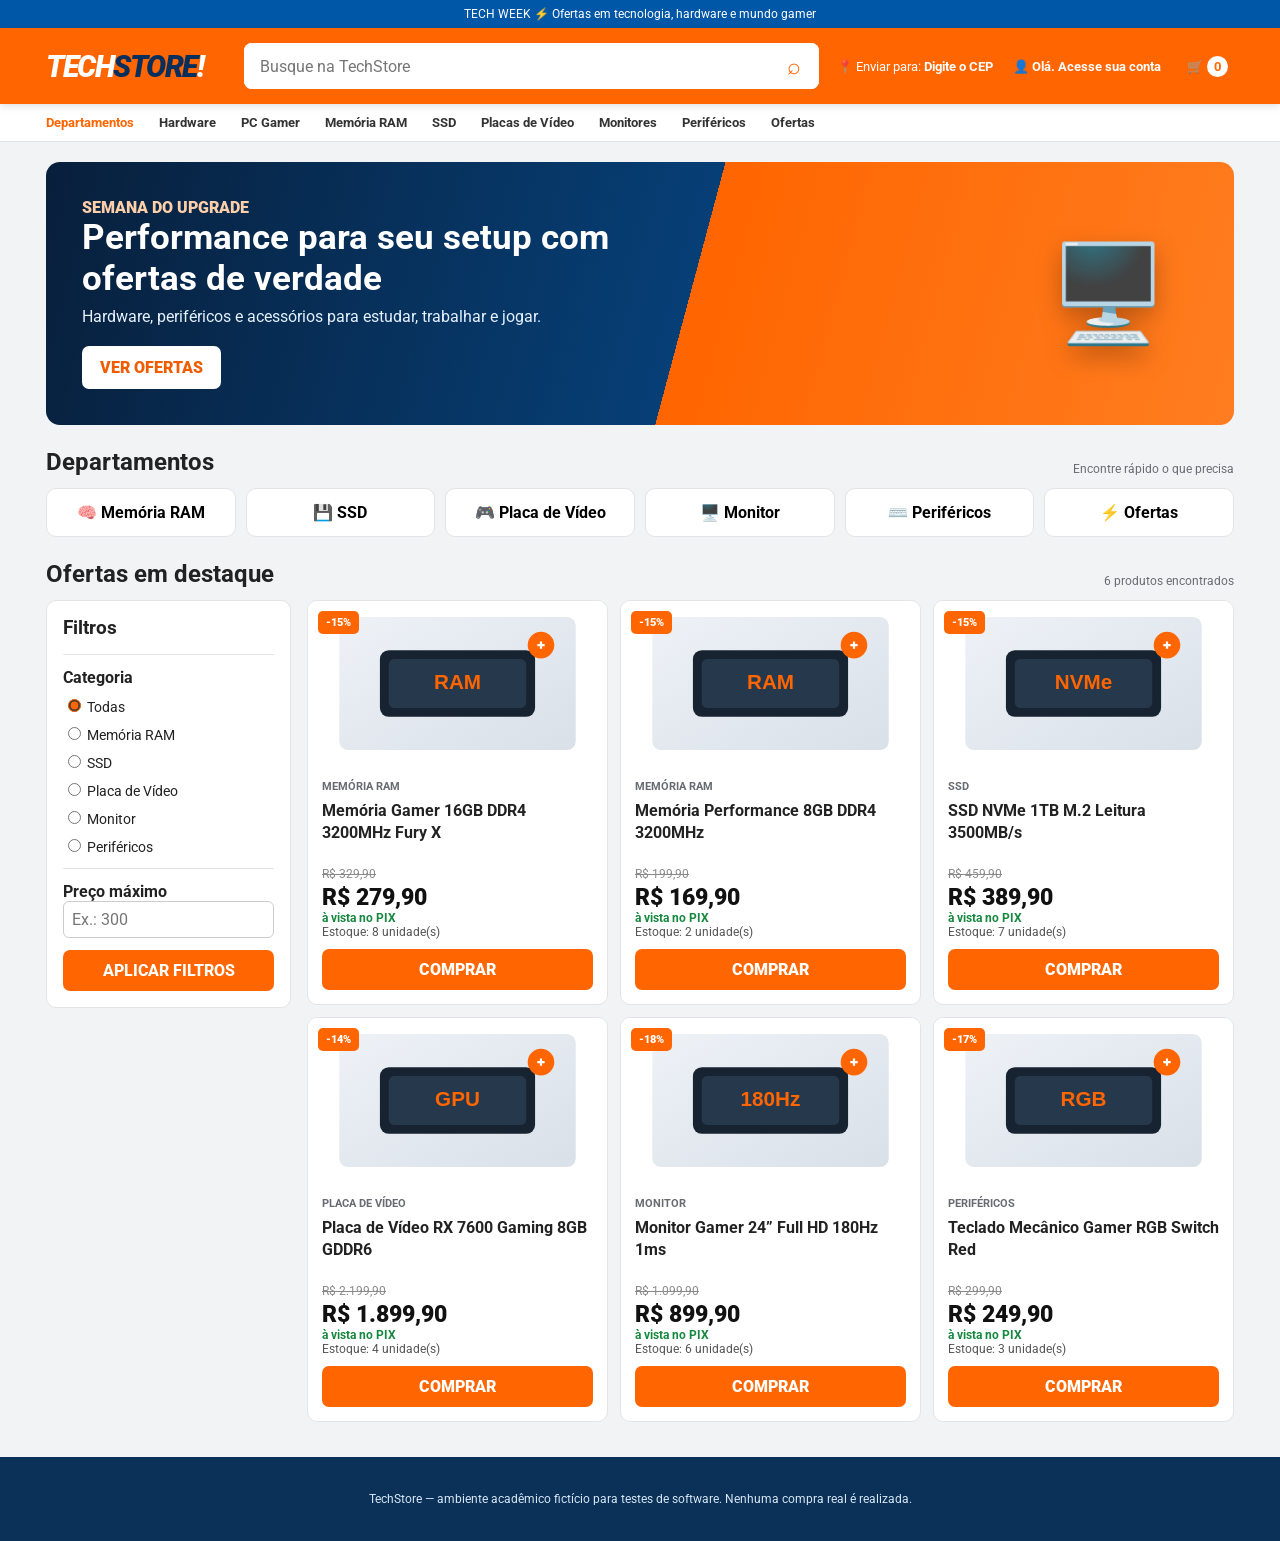
<file: techstore/index.html>
<!DOCTYPE html>
<html lang="pt-BR">
<head>
<meta charset="UTF-8">
<meta name="viewport" content="width=device-width, initial-scale=1.0">
<title>TechStore | Tecnologia e Hardware</title>
<style>
@import url('https://fonts.googleapis.com/css2?family=Roboto:wght@400;500;700;900&display=swap');
:root{--orange:#ff6500;--orange2:#ff7a19;--blue:#0060b8;--blue2:#003f7d;--bg:#f2f3f5;--text:#222;--muted:#686b72;--green:#16883f;--border:#e2e4e8}
*{box-sizing:border-box} body{margin:0;background:var(--bg);font-family:Roboto,Arial,sans-serif;color:var(--text)}
button,input,select{font:inherit} button{cursor:pointer}.hidden{display:none!important}
.topbar{background:#0057a8;color:white;font-size:12px;padding:7px 24px;text-align:center}.header{background:var(--orange);padding:15px 0;box-shadow:0 2px 8px #0002;position:sticky;top:0;z-index:30}.headin{max-width:1220px;margin:auto;display:grid;grid-template-columns:180px 1fr auto;gap:18px;align-items:center;padding:0 16px}.logo{font-size:30px;font-weight:900;font-style:italic;color:white;letter-spacing:-1.5px}.logo span{color:#072f5d}.search{display:flex;background:white;border-radius:8px;overflow:hidden;height:46px}.search input{flex:1;border:0;padding:0 16px;outline:none}.search button{border:0;background:white;color:var(--orange);font-size:23px;width:50px}.head-actions{display:flex;gap:14px;align-items:center;color:white;font-size:13px}.head-btn{background:none;border:0;color:white;font-weight:700}.cart-badge{background:#fff;color:var(--orange);border-radius:20px;padding:3px 7px;margin-left:4px}.nav{background:white;border-bottom:1px solid var(--border)}.navin{max-width:1220px;margin:auto;display:flex;gap:25px;padding:11px 16px;overflow:auto;font-size:13px;font-weight:700;white-space:nowrap}.nav a{color:#333;text-decoration:none}.nav a:first-child{color:var(--orange)}
.hero{max-width:1220px;margin:20px auto 12px;padding:0 16px}.banner{border-radius:14px;min-height:210px;background:linear-gradient(105deg,#081f3b 0%,#063f76 54%,#ff6500 54%,#ff7d20 100%);color:white;padding:36px;display:flex;justify-content:space-between;overflow:hidden;position:relative}.banner h1{font-size:35px;margin:0 0 8px;max-width:580px}.banner p{margin:0 0 20px;color:#e5f1ff}.banner .cta{background:white;color:#ef5d00;border:0;border-radius:7px;padding:12px 18px;font-weight:900}.pcart{font-size:95px;align-self:center;filter:drop-shadow(0 10px 12px #0004);padding-right:30px}
.content{max-width:1220px;margin:18px auto;padding:0 16px}.section-title{display:flex;align-items:end;justify-content:space-between;margin:23px 0 12px}.section-title h2{margin:0;font-size:24px}.hint{font-size:12px;color:var(--muted)}
.quick{display:grid;grid-template-columns:repeat(6,1fr);gap:10px}.quick button{border:1px solid var(--border);background:white;border-radius:10px;padding:14px 8px;font-weight:700}.quick button:hover{border-color:var(--orange);color:var(--orange)}
.shop-grid{display:grid;grid-template-columns:245px 1fr;gap:16px}.filters{background:white;border-radius:10px;padding:16px;height:max-content;border:1px solid var(--border)}.filters h3{margin:0 0 15px}.filter-group{border-top:1px solid var(--border);padding-top:13px;margin-top:13px}.filter-group label{display:block;margin:9px 0;font-size:14px}.filter-group input{accent-color:var(--orange)}.price-row{display:flex;gap:7px}.price-row input{width:100%;padding:8px;border:1px solid #ccc;border-radius:6px}.apply{width:100%;margin-top:12px;border:0;border-radius:7px;background:var(--orange);color:white;font-weight:800;padding:11px}.products{display:grid;grid-template-columns:repeat(3,1fr);gap:12px}.product{background:white;border:1px solid var(--border);border-radius:10px;overflow:hidden;position:relative;display:flex;flex-direction:column;min-height:405px}.tag{position:absolute;top:10px;left:10px;background:var(--orange);color:white;padding:5px 8px;border-radius:5px;font-size:11px;font-weight:900}.prod-img{height:165px;display:flex;align-items:center;justify-content:center;background:white;padding:16px}.prod-img svg{width:100%;height:100%}.prod-body{padding:14px;display:flex;flex-direction:column;flex:1}.prod-cat{font-size:11px;color:var(--muted);text-transform:uppercase;font-weight:700}.prod-name{font-weight:700;line-height:1.35;margin:7px 0 10px;min-height:57px}.old{text-decoration:line-through;color:#8a8a8a;font-size:12px}.price{font-size:23px;font-weight:900;color:#111;margin-top:3px}.pix{color:var(--green);font-size:12px;font-weight:700}.buy{border:0;background:var(--orange);color:white;font-weight:900;padding:11px;border-radius:7px;margin-top:auto}.empty{background:white;border-radius:10px;padding:35px;text-align:center;color:#666;border:1px solid var(--border)}
.overlay{position:fixed;inset:0;background:#0008;z-index:60;display:flex;align-items:center;justify-content:center;padding:16px}.modal{background:white;width:min(560px,96vw);max-height:90vh;overflow:auto;border-radius:13px;padding:22px;box-shadow:0 15px 60px #0006}.modal h2{margin-top:0}.close{float:right;background:none;border:0;font-size:23px}.field{margin:12px 0}.field label{display:block;font-size:13px;font-weight:700;margin-bottom:6px}.field input,.field select{width:100%;border:1px solid #cfd2d6;border-radius:7px;padding:11px}.primary{width:100%;border:0;border-radius:7px;background:var(--orange);color:white;padding:12px;font-weight:900}.secondary{width:100%;border:1px solid var(--blue);background:white;color:var(--blue);border-radius:7px;padding:11px;font-weight:800;margin-top:8px}.error{color:#b00020;font-size:13px;margin-top:9px}.success{color:#14763a;font-weight:700}.account-box{position:fixed;right:18px;top:88px;background:white;z-index:40;padding:12px 15px;border-radius:10px;box-shadow:0 8px 25px #0003;border:1px solid var(--border);min-width:210px}.account-box button{width:100%;border:0;background:#f4f5f6;padding:9px;margin-top:8px;border-radius:6px}.drawer{position:fixed;right:0;top:0;height:100%;width:min(430px,100%);background:white;z-index:70;box-shadow:-10px 0 30px #0004;padding:22px;overflow:auto}.drawerhead{display:flex;justify-content:space-between;align-items:center}.cart-row{display:grid;grid-template-columns:1fr auto;gap:9px;padding:14px 0;border-bottom:1px solid var(--border)}.qty{display:flex;align-items:center;gap:7px}.qty button{width:28px;height:28px;border:1px solid #ccc;background:white;border-radius:5px}.summary{background:#f7f7f8;border-radius:8px;padding:14px;margin-top:15px}.sumline{display:flex;justify-content:space-between;margin:7px 0}.total{font-size:20px;font-weight:900}.checkout{background:white;max-width:900px;margin:25px auto;border-radius:12px;padding:24px;border:1px solid var(--border)}.checkout-grid{display:grid;grid-template-columns:1fr 330px;gap:25px}.stock-note{font-size:12px;color:#555}.footer{margin-top:35px;background:#0b3158;color:#d8e7f5;padding:35px 20px;text-align:center;font-size:12px}
.toast{position:fixed;left:50%;bottom:25px;transform:translateX(-50%);background:#222;color:white;padding:11px 18px;border-radius:8px;z-index:100;box-shadow:0 8px 25px #0004}
@media(max-width:900px){.headin{grid-template-columns:1fr auto}.search{grid-column:1/3;grid-row:2}.shop-grid{grid-template-columns:1fr}.filters{display:grid;grid-template-columns:repeat(2,1fr);gap:8px}.filters h3,.apply{grid-column:1/-1}.products{grid-template-columns:repeat(2,1fr)}.quick{grid-template-columns:repeat(3,1fr)}.checkout-grid{grid-template-columns:1fr}.banner{min-height:180px}.pcart{display:none}}
@media(max-width:560px){.head-actions .cep{display:none}.products{grid-template-columns:1fr}.quick{grid-template-columns:repeat(2,1fr)}.filters{display:block}.banner h1{font-size:27px}.banner{padding:25px}.logo{font-size:25px}}
</style>
</head>
<body>
<div class="topbar">TECH WEEK ⚡ Ofertas em tecnologia, hardware e mundo gamer</div>
<header class="header"><div class="headin">
  <div class="logo">TECH<span>STORE</span>!</div>
  <div class="search"><input id="searchInput" placeholder="Busque na TechStore"><button id="searchButton" aria-label="Buscar">⌕</button></div>
  <div class="head-actions"><span class="cep">📍 Enviar para: <b>Digite o CEP</b></span><button class="head-btn" id="accountButton">👤 <span id="accountLabel">Olá. Acesse sua conta</span></button><button class="head-btn" id="cartButton">🛒<span class="cart-badge" id="cartCount">0</span></button></div>
</div></header>
<nav class="nav"><div class="navin"><a href="#">Departamentos</a><a href="#products">Hardware</a><a href="#products">PC Gamer</a><a href="#products">Memória RAM</a><a href="#products">SSD</a><a href="#products">Placas de Vídeo</a><a href="#products">Monitores</a><a href="#products">Periféricos</a><a href="#products">Ofertas</a></div></nav>
<section class="hero"><div class="banner"><div><div style="font-weight:900;color:#ffcfaa">SEMANA DO UPGRADE</div><h1>Performance para seu setup com ofertas de verdade</h1><p>Hardware, periféricos e acessórios para estudar, trabalhar e jogar.</p><button class="cta" onclick="document.getElementById('products').scrollIntoView({behavior:'smooth'})">VER OFERTAS</button></div><div class="pcart">🖥️</div></div></section>
<main class="content">
<div class="section-title"><h2>Departamentos</h2><span class="hint">Encontre rápido o que precisa</span></div>
<div class="quick"><button data-cat="Memória RAM">🧠 Memória RAM</button><button data-cat="SSD">💾 SSD</button><button data-cat="Placa de Vídeo">🎮 Placa de Vídeo</button><button data-cat="Monitor">🖥️ Monitor</button><button data-cat="Periféricos">⌨️ Periféricos</button><button data-cat="Todos">⚡ Ofertas</button></div>
<div class="section-title" id="products"><h2>Ofertas em destaque</h2><span class="hint" id="resultInfo">6 produtos encontrados</span></div>
<div class="shop-grid">
<aside class="filters"><h3>Filtros</h3>
 <div class="filter-group"><b>Categoria</b><label><input type="radio" name="cat" value="Todos" checked> Todas</label><label><input type="radio" name="cat" value="Memória RAM"> Memória RAM</label><label><input type="radio" name="cat" value="SSD"> SSD</label><label><input type="radio" name="cat" value="Placa de Vídeo"> Placa de Vídeo</label><label><input type="radio" name="cat" value="Monitor"> Monitor</label><label><input type="radio" name="cat" value="Periféricos"> Periféricos</label></div>
 <div class="filter-group"><b>Preço máximo</b><div class="price-row"><input id="maxPrice" type="number" min="0" placeholder="Ex.: 300"></div></div>
 <button class="apply" id="applyFilters">APLICAR FILTROS</button>
</aside>
<section><div class="products" id="productGrid"></div><div class="empty hidden" id="emptyState">Nenhum produto encontrado.</div></section>
</div>
</main>
<footer class="footer">TechStore — ambiente acadêmico fictício para testes de software. Nenhuma compra real é realizada.</footer>

<div class="overlay hidden" id="loginOverlay"><div class="modal"><button class="close" data-close="loginOverlay">×</button><h2>Entrar na TechStore</h2><p style="color:#666">Acesse sua conta para acompanhar seus pedidos.</p><div class="field"><label>E-mail</label><input id="email" type="email" placeholder="seu@email.com"></div><div class="field"><label>Senha</label><input id="password" type="password" placeholder="Sua senha"></div><button class="primary" id="loginSubmit">ENTRAR</button><div id="loginError" class="error"></div></div></div>
<div class="account-box hidden" id="accountBox"><strong id="welcomeText">Minha conta</strong><div style="font-size:12px;color:#666;margin-top:4px">Cliente QA</div><button id="ordersButton">Meus pedidos</button><button id="logoutButton">Sair</button></div>
<div class="drawer hidden" id="cartDrawer"><div class="drawerhead"><h2>Meu carrinho</h2><button class="close" id="closeCart">×</button></div><div id="cartItems"></div><div class="summary"><div class="sumline"><span>Subtotal</span><b id="cartSubtotal">R$ 0,00</b></div><div class="sumline"><span>Frete</span><b>Grátis</b></div><div class="sumline total"><span>Total</span><span id="cartTotal">R$ 0,00</span></div></div><button class="primary" id="checkoutButton">IR PARA O PAGAMENTO</button></div>
<div class="overlay hidden" id="ordersOverlay"><div class="modal"><button class="close" data-close="ordersOverlay">×</button><h2>Meus pedidos</h2><div id="ordersList"></div></div></div>
<div class="overlay hidden" id="checkoutOverlay"><div class="modal" style="width:min(900px,96vw)"><button class="close" data-close="checkoutOverlay">×</button><h2>Finalizar compra</h2><div class="checkout-grid"><div><div class="field"><label>CEP</label><input value="14801-000"></div><div class="field"><label>Forma de pagamento</label><select id="payment"><option>PIX</option><option>Cartão de crédito</option></select></div><div class="field"><label>Observação</label><input placeholder="Opcional"></div></div><div class="summary"><h3>Resumo</h3><div id="checkoutItems"></div><div class="sumline total"><span>Total</span><span id="checkoutTotal"></span></div><button class="primary" id="finishOrder">FINALIZAR PEDIDO</button><div id="checkoutMessage" style="margin-top:10px"></div></div></div></div></div>
<div class="toast hidden" id="toast"></div>
<script>
const products=[
{id:1,cat:'Memória RAM',name:'Memória Gamer 16GB DDR4 3200MHz Fury X',price:279.90,old:329.90,stock:8,icon:'ram'},
{id:2,cat:'Memória RAM',name:'Memória Performance 8GB DDR4 3200MHz',price:169.90,old:199.90,stock:2,icon:'ram'},
{id:3,cat:'SSD',name:'SSD NVMe 1TB M.2 Leitura 3500MB/s',price:389.90,old:459.90,stock:7,icon:'ssd'},
{id:4,cat:'Placa de Vídeo',name:'Placa de Vídeo RX 7600 Gaming 8GB GDDR6',price:1899.90,old:2199.90,stock:4,icon:'gpu'},
{id:5,cat:'Monitor',name:'Monitor Gamer 24” Full HD 180Hz 1ms',price:899.90,old:1099.90,stock:6,icon:'monitor'},
{id:6,cat:'Periféricos',name:'Teclado Mecânico Gamer RGB Switch Red',price:249.90,old:299.90,stock:3,icon:'keyboard'}];
let cart=JSON.parse(localStorage.getItem('techstore_cart')||'[]');
let logged=localStorage.getItem('techstore_logged')==='true';
let orders=JSON.parse(localStorage.getItem('techstore_orders')||'[]');
function money(v){return v.toLocaleString('pt-BR',{style:'currency',currency:'BRL'})}
function art(type){const labels={ram:'RAM',ssd:'NVMe',gpu:'GPU',monitor:'180Hz',keyboard:'RGB'};return `<svg viewBox="0 0 320 180" xmlns="http://www.w3.org/2000/svg"><defs><linearGradient id="g" x1="0" y1="0" x2="1" y2="1"><stop stop-color="#eef2f7"/><stop offset="1" stop-color="#d9e0e8"/></linearGradient></defs><rect width="320" height="180" rx="12" fill="url(#g)"/><rect x="55" y="45" width="210" height="90" rx="12" fill="#182331"/><rect x="67" y="57" width="186" height="66" rx="7" fill="#26384b"/><text x="160" y="98" fill="#ff6500" font-family="Arial" font-size="28" font-weight="700" text-anchor="middle">${labels[type]||'TECH'}</text><circle cx="273" cy="38" r="18" fill="#ff6500"/><path d="M268 38h10M273 33v10" stroke="white" stroke-width="3"/></svg>`}
function renderProducts(list=products){const grid=document.getElementById('productGrid');grid.innerHTML='';document.getElementById('emptyState').classList.toggle('hidden',list.length>0);document.getElementById('resultInfo').textContent=`${list.length} produto${list.length===1?'':'s'} encontrado${list.length===1?'':'s'}`;list.forEach(p=>{const d=document.createElement('article');d.className='product';d.innerHTML=`<span class="tag">-${Math.round((1-p.price/p.old)*100)}%</span><div class="prod-img">${art(p.icon)}</div><div class="prod-body"><div class="prod-cat">${p.cat}</div><div class="prod-name">${p.name}</div><span class="old">${money(p.old)}</span><div class="price">${money(p.price)}</div><div class="pix">à vista no PIX</div><div class="stock-note">Estoque: ${p.stock} unidade(s)</div><button class="buy" data-buy="${p.id}">COMPRAR</button></div>`;grid.appendChild(d)});document.querySelectorAll('[data-buy]').forEach(b=>b.onclick=()=>addToCart(+b.dataset.buy));}
function applyFilters(){const cat=document.querySelector('input[name="cat"]:checked').value;const max=Number(document.getElementById('maxPrice').value||0);const q=document.getElementById('searchInput').value.trim().toLowerCase();let list=products.filter(p=>!q||p.name.toLowerCase().includes(q)||p.cat.toLowerCase().includes(q));
 // FALHA PLANEJADA: quando categoria e preço são usados juntos, aplica OR em vez de AND.
 if(cat!=='Todos' && max>0) list=list.filter(p=>p.cat===cat || p.price<=max);
 else {if(cat!=='Todos') list=list.filter(p=>p.cat===cat);if(max>0) list=list.filter(p=>p.price<=max)}
 renderProducts(list)}
function slowSearch(){const btn=document.getElementById('searchButton');btn.disabled=true;const old=btn.textContent;btn.textContent='…';setTimeout(()=>{applyFilters();btn.disabled=false;btn.textContent=old},4500)}
function addToCart(id){const p=products.find(x=>x.id===id);let item=cart.find(x=>x.id===id);if(item)item.qty++;else cart.push({id:p.id,name:p.name,price:p.price,qty:1,stock:p.stock});saveCart();toast('Produto adicionado ao carrinho')}
function saveCart(){localStorage.setItem('techstore_cart',JSON.stringify(cart));document.getElementById('cartCount').textContent=cart.reduce((a,b)=>a+b.qty,0);renderCart()}
function renderCart(){const box=document.getElementById('cartItems');box.innerHTML=cart.length?'':'<p>Seu carrinho está vazio.</p>';cart.forEach(i=>{const r=document.createElement('div');r.className='cart-row';r.innerHTML=`<div><b>${i.name}</b><div>${money(i.price)} cada</div><div class="stock-note">Disponível: ${i.stock}</div></div><div><div class="qty"><button data-dec="${i.id}">−</button><b>${i.qty}</b><button data-inc="${i.id}">+</button></div><b>${money(i.price*i.qty)}</b></div>`;box.appendChild(r)});const total=cart.reduce((s,i)=>s+i.price*i.qty,0);document.getElementById('cartSubtotal').textContent=money(total);document.getElementById('cartTotal').textContent=money(total);document.querySelectorAll('[data-inc]').forEach(b=>b.onclick=()=>changeQty(+b.dataset.inc,1));document.querySelectorAll('[data-dec]').forEach(b=>b.onclick=()=>changeQty(+b.dataset.dec,-1));}
function changeQty(id,d){const i=cart.find(x=>x.id===id);if(!i)return;const newQty=i.qty+d;if(newQty<1){cart=cart.filter(x=>x.id!==id);saveCart();return}if(newQty>i.stock){toast(`Quantidade indisponível. Estoque máximo: ${i.stock}`);return}i.qty=newQty;saveCart()}
function updateLoginUI(){document.getElementById('accountLabel').textContent=logged?'Minha conta':'Olá. Acesse sua conta'}
function doLogin(){const e=document.getElementById('email').value.trim();const p=document.getElementById('password').value;const err=document.getElementById('loginError');if(e==='aluno@techstore.com'&&p==='Teste123'){logged=true;localStorage.setItem('techstore_logged','true');err.textContent='';document.getElementById('loginOverlay').classList.add('hidden');updateLoginUI();
 // FALHA PLANEJADA PARA SELENIUM: login ocorre, mas mensagem exigida pelo cliente não aparece até atualizar a página.
 document.getElementById('welcomeText').textContent='Minha conta';toast('Login realizado com sucesso');
 } else err.textContent='E-mail ou senha inválidos.'}
function showAccount(){if(!logged){document.getElementById('loginOverlay').classList.remove('hidden');return}document.getElementById('accountBox').classList.toggle('hidden')}
function openCheckout(){if(!cart.length){toast('Adicione um produto ao carrinho');return}if(!logged){document.getElementById('cartDrawer').classList.add('hidden');document.getElementById('loginOverlay').classList.remove('hidden');toast('Entre na sua conta para continuar');return}document.getElementById('cartDrawer').classList.add('hidden');const box=document.getElementById('checkoutItems');box.innerHTML=cart.map(i=>`<div class="sumline"><span>${i.qty}x ${i.name}</span><b>${money(i.qty*i.price)}</b></div>`).join('');document.getElementById('checkoutTotal').textContent=money(cart.reduce((s,i)=>s+i.qty*i.price,0));document.getElementById('checkoutOverlay').classList.remove('hidden')}
function finishOrder(){for(const i of cart){if(i.qty>i.stock){document.getElementById('checkoutMessage').innerHTML='<span class="error">Há item acima do estoque disponível.</span>';return}}const total=cart.reduce((s,i)=>s+i.qty*i.price,0);orders.unshift({id:Date.now(),date:new Date().toLocaleDateString('pt-BR'),items:cart.map(x=>({...x})),total});localStorage.setItem('techstore_orders',JSON.stringify(orders));document.getElementById('checkoutMessage').innerHTML='<span class="success">✅ Pedido confirmado com sucesso!</span>';cart=[];saveCart();setTimeout(()=>document.getElementById('checkoutOverlay').classList.add('hidden'),1200)}
function showOrders(){document.getElementById('accountBox').classList.add('hidden');const box=document.getElementById('ordersList');box.innerHTML=orders.length?'':'<p>Você ainda não possui pedidos.</p>';orders.forEach(o=>{box.innerHTML+=`<div class="summary"><b>Pedido #${String(o.id).slice(-6)}</b><div>${o.date}</div><div style="margin:8px 0">${o.items.map(i=>`${i.qty}x ${i.name}`).join('<br>')}</div><div class="total">${money(o.total)}</div></div>`});document.getElementById('ordersOverlay').classList.remove('hidden')}
function toast(t){const el=document.getElementById('toast');el.textContent=t;el.classList.remove('hidden');setTimeout(()=>el.classList.add('hidden'),2200)}
document.getElementById('applyFilters').onclick=applyFilters;document.getElementById('searchButton').onclick=slowSearch;document.getElementById('searchInput').addEventListener('keydown',e=>{if(e.key==='Enter')slowSearch()});document.querySelectorAll('.quick button').forEach(b=>b.onclick=()=>{const radio=[...document.querySelectorAll('input[name="cat"]')].find(r=>r.value===b.dataset.cat);if(radio)radio.checked=true;applyFilters();document.getElementById('products').scrollIntoView({behavior:'smooth'})});document.getElementById('accountButton').onclick=showAccount;document.getElementById('loginSubmit').onclick=doLogin;document.getElementById('cartButton').onclick=()=>{renderCart();document.getElementById('cartDrawer').classList.remove('hidden')};document.getElementById('closeCart').onclick=()=>document.getElementById('cartDrawer').classList.add('hidden');document.getElementById('checkoutButton').onclick=openCheckout;document.getElementById('finishOrder').onclick=finishOrder;document.getElementById('ordersButton').onclick=showOrders;document.getElementById('logoutButton').onclick=()=>{logged=false;localStorage.removeItem('techstore_logged');document.getElementById('accountBox').classList.add('hidden');updateLoginUI();toast('Você saiu da conta')};document.querySelectorAll('[data-close]').forEach(b=>b.onclick=()=>document.getElementById(b.dataset.close).classList.add('hidden'));
// Após refresh, sessão permanece e a saudação aparece; isso reproduz a falha planejada de atualização de estado.
if(logged)document.getElementById('welcomeText').textContent='Bem-vindo, Cliente QA';
renderProducts();saveCart();updateLoginUI();
</script>
</body></html>
</file>
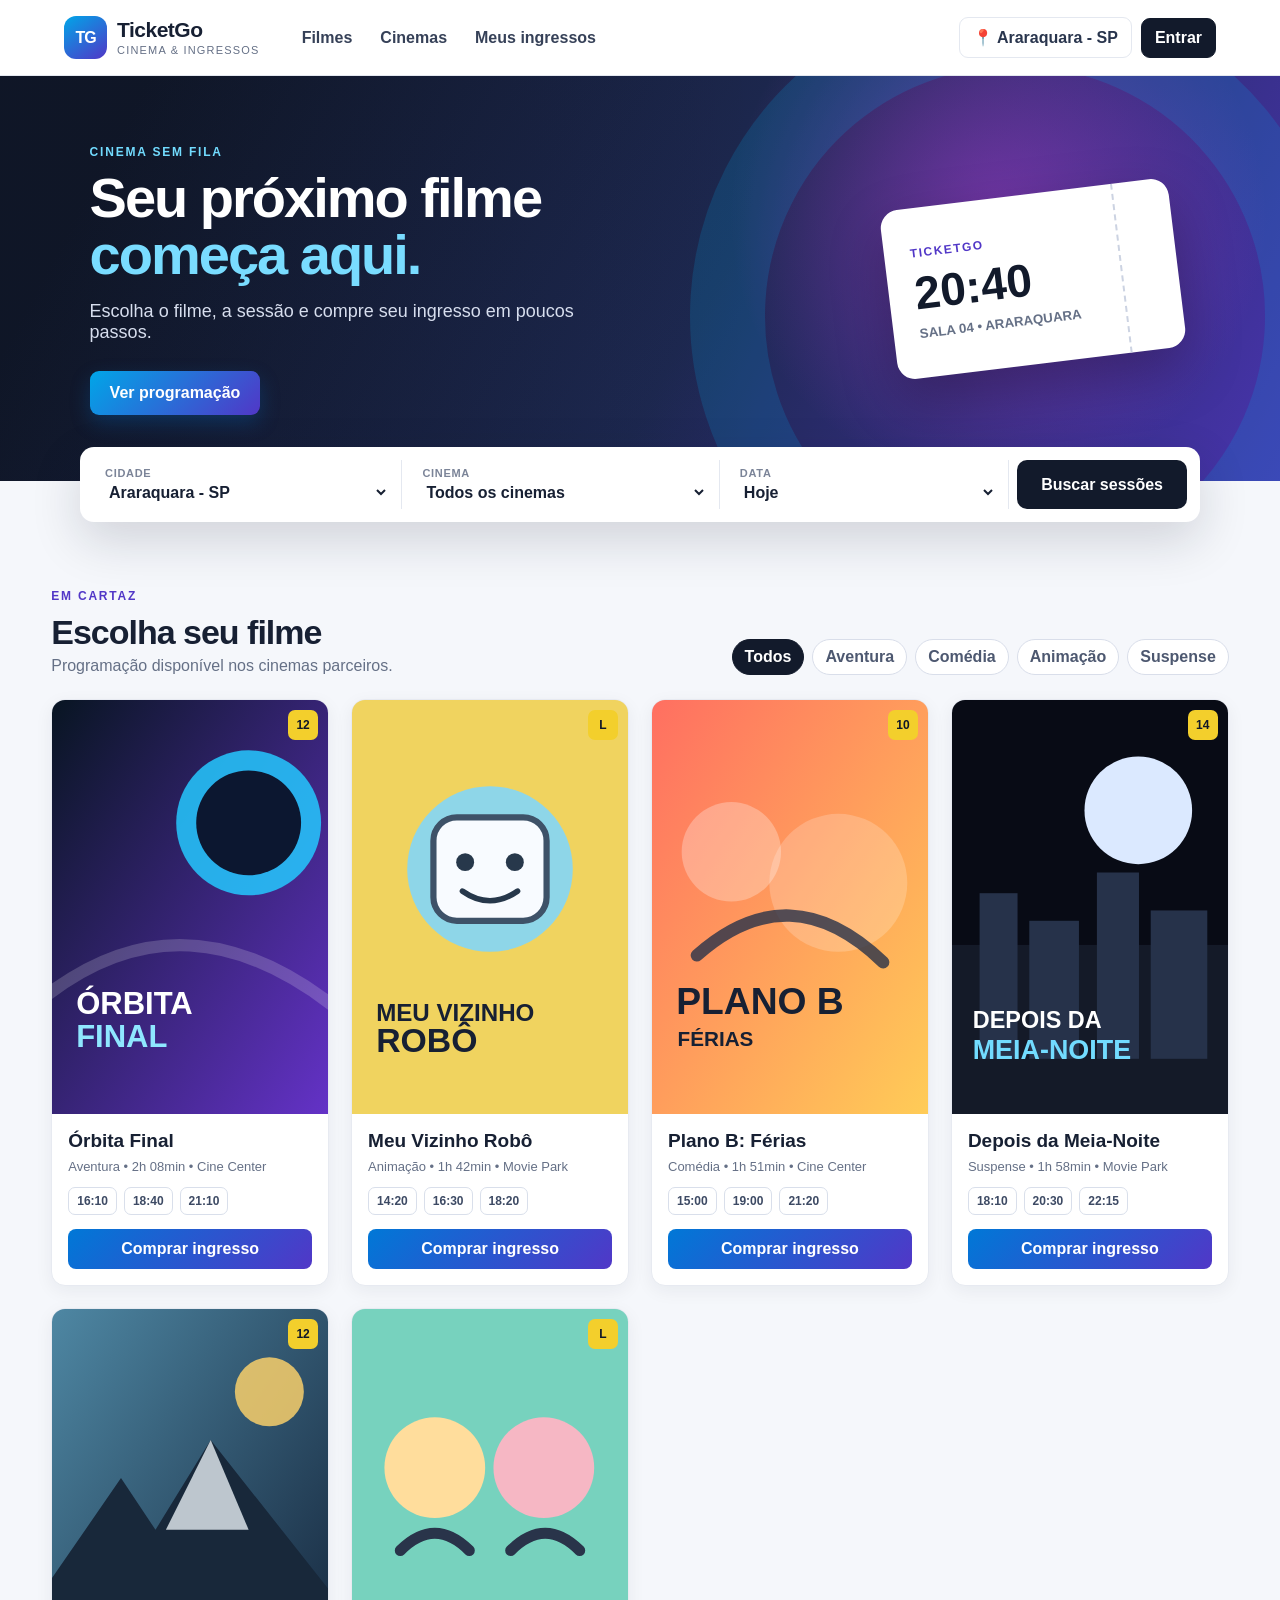
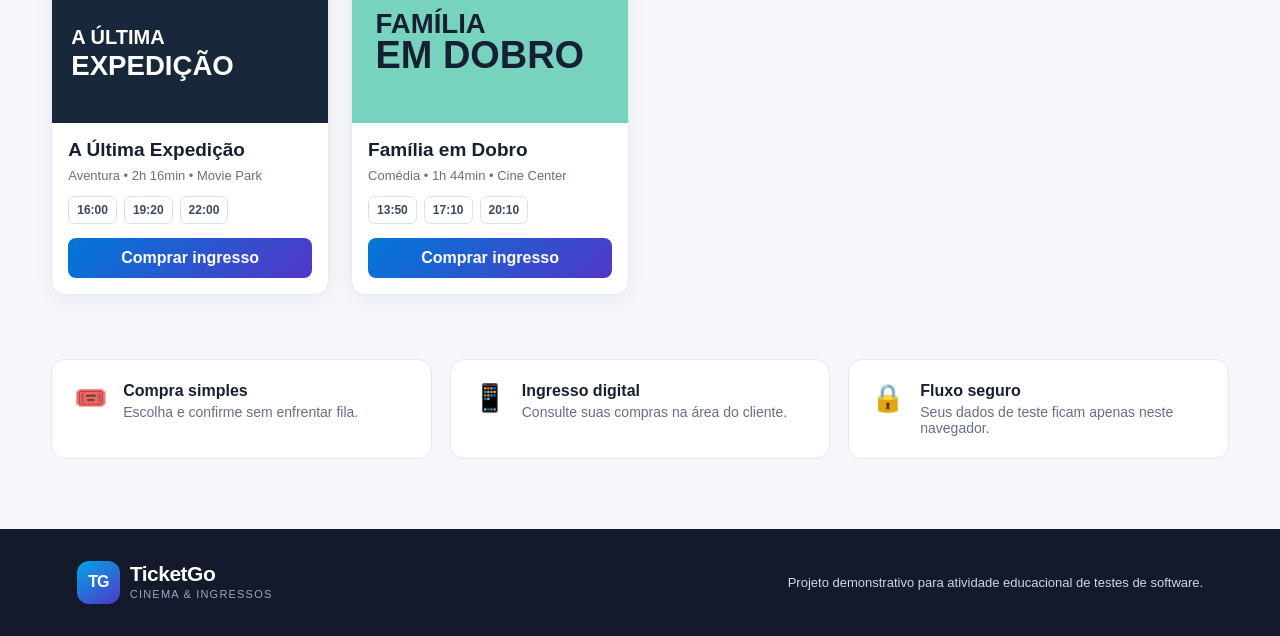
<file: ticketgo/index.html>
<!doctype html>
<html lang="pt-BR">
<head>
  <meta charset="utf-8" />
  <meta name="viewport" content="width=device-width, initial-scale=1" />
  <title>TicketGo | Cinema do seu jeito</title>
  <link rel="stylesheet" href="style.css" />
</head>
<body>
  <header class="topbar">
    <div class="brand" aria-label="TicketGo">
      <div class="brand-mark">TG</div>
      <div class="brand-copy"><strong>TicketGo</strong><span>cinema & ingressos</span></div>
    </div>

    <nav class="nav-links" aria-label="Navegação principal">
      <button class="nav-link" data-scroll="filmes">Filmes</button>
      <button class="nav-link" data-scroll="cinemas">Cinemas</button>
      <button class="nav-link" id="ticketsButton">Meus ingressos</button>
    </nav>

    <div class="header-actions">
      <button class="city-btn" id="cityButton">📍 Araraquara - SP</button>
      <button class="account-btn" id="loginButton"><span id="welcomeText">Entrar</span></button>
    </div>
  </header>

  <main>
    <section class="hero">
      <div class="hero-overlay"></div>
      <div class="hero-content">
        <span class="eyebrow">CINEMA SEM FILA</span>
        <h1>Seu próximo filme<br><span>começa aqui.</span></h1>
        <p>Escolha o filme, a sessão e compre seu ingresso em poucos passos.</p>
        <button class="primary-btn" data-scroll="filmes">Ver programação</button>
      </div>
      <div class="hero-ticket" aria-hidden="true">
        <div class="ticket-stub">
          <span>TICKETGO</span>
          <strong>20:40</strong>
          <small>SALA 04 • ARARAQUARA</small>
        </div>
      </div>
    </section>

    <section class="search-strip" id="cinemas">
      <div class="search-cell">
        <span class="label">Cidade</span>
        <select id="citySelect">
          <option>Araraquara - SP</option>
          <option>São Carlos - SP</option>
          <option>Ribeirão Preto - SP</option>
        </select>
      </div>
      <div class="search-cell">
        <span class="label">Cinema</span>
        <select id="cinemaSelect">
          <option value="Todos">Todos os cinemas</option>
          <option value="Cine Center">Cine Center</option>
          <option value="Movie Park">Movie Park</option>
        </select>
      </div>
      <div class="search-cell">
        <span class="label">Data</span>
        <select id="dateSelect">
          <option>Hoje</option>
          <option>Amanhã</option>
          <option>Sábado</option>
        </select>
      </div>
      <button class="search-btn" id="filterButton">Buscar sessões</button>
    </section>

    <section class="section" id="filmes">
      <div class="section-heading">
        <div>
          <span class="eyebrow dark">EM CARTAZ</span>
          <h2>Escolha seu filme</h2>
          <p>Programação disponível nos cinemas parceiros.</p>
        </div>
        <div class="chips" id="genreChips">
          <button class="chip active" data-genre="Todos">Todos</button>
          <button class="chip" data-genre="Aventura">Aventura</button>
          <button class="chip" data-genre="Comédia">Comédia</button>
          <button class="chip" data-genre="Animação">Animação</button>
          <button class="chip" data-genre="Suspense">Suspense</button>
        </div>
      </div>
      <div class="movie-grid" id="movieGrid"></div>
    </section>

    <section class="section benefits">
      <div class="benefit">
        <span>🎟️</span><div><strong>Compra simples</strong><p>Escolha e confirme sem enfrentar fila.</p></div>
      </div>
      <div class="benefit">
        <span>📱</span><div><strong>Ingresso digital</strong><p>Consulte suas compras na área do cliente.</p></div>
      </div>
      <div class="benefit">
        <span>🔒</span><div><strong>Fluxo seguro</strong><p>Seus dados de teste ficam apenas neste navegador.</p></div>
      </div>
    </section>
  </main>

  <footer>
    <div class="brand footer-brand"><div class="brand-mark">TG</div><div class="brand-copy"><strong>TicketGo</strong><span>cinema & ingressos</span></div></div>
    <p>Projeto demonstrativo para atividade educacional de testes de software.</p>
  </footer>

  <div class="overlay hidden" id="overlay"></div>

  <section class="modal hidden" id="loginModal" aria-modal="true" role="dialog" aria-labelledby="loginTitle">
    <button class="close-btn" data-close="loginModal" aria-label="Fechar">×</button>
    <span class="eyebrow dark">MINHA CONTA</span>
    <h2 id="loginTitle">Entrar no TicketGo</h2>
    <p class="muted">Acesse para comprar e consultar seus ingressos.</p>
    <form id="loginForm">
      <label for="email">E-mail</label>
      <input id="email" name="email" type="email" autocomplete="username" placeholder="seu@email.com" required />
      <label for="password">Senha</label>
      <input id="password" name="password" type="password" autocomplete="current-password" placeholder="Digite sua senha" required />
      <button class="primary-btn full" id="loginSubmit" type="submit">Entrar</button>
      <p class="form-message" id="loginMessage" aria-live="polite"></p>
    </form>
  </section>

  <section class="modal purchase-modal hidden" id="purchaseModal" aria-modal="true" role="dialog" aria-labelledby="purchaseTitle">
    <button class="close-btn" data-close="purchaseModal" aria-label="Fechar">×</button>
    <div id="purchaseContent"></div>
  </section>

  <section class="modal tickets-modal hidden" id="ticketsModal" aria-modal="true" role="dialog" aria-labelledby="ticketsTitle">
    <button class="close-btn" data-close="ticketsModal" aria-label="Fechar">×</button>
    <span class="eyebrow dark">MINHA CONTA</span>
    <h2 id="ticketsTitle">Meus ingressos</h2>
    <p class="muted">Compras aprovadas devem aparecer aqui.</p>
    <div id="ticketsList"></div>
  </section>

  <div class="toast hidden" id="toast" role="status"></div>

  <script src="app.js"></script>
</body>
</html>
</file>
<file: agendasaude/style.css>
:root{
  --blue:#1f4f8f; --blue-dark:#12335f; --teal:#22b7a8; --teal-dark:#0f9387;
  --pink:#ed5c7e; --cream:#f7fafb; --ink:#203146; --muted:#697789; --line:#dfe8ec;
  --white:#fff; --shadow:0 18px 50px rgba(26,63,91,.13);
}
*{box-sizing:border-box}html{scroll-behavior:smooth}body{margin:0;font-family:'Poppins',Arial,sans-serif;color:var(--ink);background:#fff}.container{width:min(1160px,calc(100% - 40px));margin:auto}button,input,select{font:inherit}button{cursor:pointer}.hidden{display:none!important}
.topbar{position:sticky;top:0;z-index:50;background:#fff;border-bottom:1px solid #eef2f4}.header-inner{height:82px;display:flex;align-items:center;gap:28px}.brand{display:flex;align-items:center;gap:10px;text-decoration:none;color:var(--ink);min-width:205px}.brand-icon{width:42px;height:42px;color:var(--pink);display:grid;place-items:center}.brand-icon svg{width:100%;height:100%}.brand-copy{line-height:.9;display:grid;grid-template-columns:auto auto;column-gap:4px;align-items:end}.brand-copy strong{font-size:20px;color:var(--blue-dark)}.brand-copy b{font-size:20px;color:var(--teal)}.brand-copy small{grid-column:1/3;font-size:9px;letter-spacing:.8px;color:#8895a5;margin-top:6px}.nav{display:flex;gap:22px;flex:1;justify-content:center}.nav button{border:0;background:transparent;color:#526274;font-weight:500;padding:12px 4px}.nav button:hover{color:var(--teal-dark)}.header-actions{display:flex;gap:10px}.outline-btn,.patient-btn,.secondary-btn{border-radius:24px;padding:11px 17px;font-weight:600}.outline-btn{background:#fff;border:1px solid var(--teal);color:var(--teal-dark)}.patient-btn{border:0;background:#eef9f8;color:var(--teal-dark);max-width:220px;white-space:nowrap;overflow:hidden;text-overflow:ellipsis}.user-dot{font-size:11px;margin-right:7px}
.hero{background:linear-gradient(110deg,#eefaf8 0%,#f7fbff 56%,#fff4f7 100%);overflow:hidden}.hero-grid{min-height:530px;display:grid;grid-template-columns:1.05fr .95fr;align-items:center;gap:42px}.kicker{display:inline-block;color:var(--teal-dark);font-size:12px;font-weight:800;letter-spacing:1.5px;margin-bottom:12px}.kicker.light{color:#d8fffb}.hero h1{font-size:52px;line-height:1.07;margin:0 0 18px;color:var(--blue-dark);letter-spacing:-1.6px}.hero h1 span{color:var(--teal)}.hero-copy>p{font-size:18px;line-height:1.7;color:#617286;max-width:620px}.hero-actions{display:flex;align-items:center;gap:18px;margin-top:28px}.primary-btn{border:0;border-radius:10px;background:var(--teal);color:white;font-weight:700;padding:14px 22px;box-shadow:0 8px 20px rgba(34,183,168,.22)}.primary-btn:hover{background:var(--teal-dark)}.primary-btn.full{width:100%}.text-btn{border:0;background:transparent;color:var(--blue);font-weight:700}.trust-row{display:flex;gap:28px;margin-top:38px}.trust-row div{display:flex;flex-direction:column}.trust-row strong{color:var(--blue-dark);font-size:19px}.trust-row span{font-size:11px;color:#7d8997}.hero-visual{position:relative;height:470px}.blob{position:absolute;width:420px;height:420px;border-radius:44% 56% 52% 48% / 46% 42% 58% 54%;background:linear-gradient(150deg,#5dd5c9,#2bbbab);right:20px;top:24px;transform:rotate(-5deg)}.doctor-card{position:absolute;inset:0;display:flex;justify-content:center;align-items:flex-end}.doctor-card>img{width:390px;max-height:450px;object-fit:contain;position:relative;z-index:2}.floating-card{position:absolute;z-index:3;background:white;border-radius:14px;padding:13px 16px;box-shadow:var(--shadow);display:flex;align-items:center;gap:11px}.floating-card>span{width:34px;height:34px;border-radius:50%;display:grid;place-items:center;background:#eaf9f7;color:var(--teal-dark);font-weight:800}.floating-card strong,.floating-card small{display:block}.floating-card strong{font-size:12px}.floating-card small{font-size:10px;color:#8491a0}.fc-one{left:10px;bottom:105px}.fc-two{right:0;top:105px}
.steps-section{padding:62px 0 68px}.section-heading{display:flex;align-items:end;justify-content:space-between;gap:20px;margin-bottom:28px}.section-heading.compact{display:block;text-align:center}.section-heading span{color:var(--pink);font-size:12px;font-weight:800;letter-spacing:1.4px}.section-heading h2{margin:5px 0 0;font-size:32px;color:var(--blue-dark)}.steps-grid{display:grid;grid-template-columns:repeat(4,1fr);gap:18px}.steps-grid article{border:1px solid var(--line);border-radius:16px;padding:24px;background:white}.step-num{font-size:13px;font-weight:800;color:var(--teal);margin-bottom:16px}.steps-grid h3{margin:0 0 9px;font-size:17px}.steps-grid p{margin:0;color:var(--muted);font-size:13px;line-height:1.6}
.specialties-section{padding:70px 0;background:#f6fafb}.secondary-btn{border:1px solid var(--teal);background:white;color:var(--teal-dark)}.specialties-grid{display:grid;grid-template-columns:repeat(4,1fr);gap:18px}.specialty-card{background:white;border:1px solid #e4ecef;border-radius:16px;padding:22px;transition:.2s;box-shadow:0 6px 16px rgba(18,51,95,.04)}.specialty-card:hover{transform:translateY(-3px);box-shadow:0 12px 26px rgba(18,51,95,.1)}.specialty-icon{width:48px;height:48px;border-radius:13px;background:#eaf9f7;color:var(--teal-dark);display:grid;place-items:center;font-size:24px;margin-bottom:16px}.specialty-card h3{font-size:16px;margin:0 0 7px}.specialty-card p{font-size:12px;color:var(--muted);min-height:38px}.specialty-card .price{font-size:12px;color:#6d7a88}.specialty-card .price strong{display:block;color:var(--blue-dark);font-size:19px;margin-top:2px}.specialty-card button{margin-top:14px;width:100%;border:0;border-top:1px solid #edf1f3;padding:13px 0 0;background:transparent;color:var(--teal-dark);font-weight:700;text-align:left}
.banner-section{padding:70px 0}.banner-card{min-height:300px;border-radius:24px;background:linear-gradient(115deg,#143b71,#1b5aa0);color:white;display:grid;grid-template-columns:1fr .75fr;align-items:center;overflow:hidden;padding:34px 54px}.banner-card h2{font-size:35px;margin:4px 0 10px}.banner-card p{color:#dce7f4;max-width:500px}.banner-card img{width:100%;height:250px;object-fit:contain}.white-btn{margin-top:18px;border:0;background:white;color:var(--blue-dark);font-weight:700;border-radius:9px;padding:13px 19px}
.exam-section{padding:70px 0;background:#fff7f9}.exam-grid{display:grid;grid-template-columns:.8fr 1.2fr;align-items:center;gap:60px}.exam-art img{width:100%;max-height:330px}.exam-grid h2{font-size:34px;color:var(--blue-dark);margin:4px 0 13px}.exam-grid p{color:var(--muted);line-height:1.7}.check-list{display:flex;flex-wrap:wrap;gap:12px;margin-top:20px}.check-list span{background:white;padding:10px 13px;border-radius:8px;font-size:12px;color:var(--blue-dark);box-shadow:0 5px 14px rgba(18,51,95,.05)}
.units-section{padding:70px 0}.units-grid{display:grid;grid-template-columns:repeat(3,1fr);gap:18px}.units-grid article{border:1px solid var(--line);border-radius:16px;padding:23px}.units-grid article>span{font-size:10px;font-weight:800;color:var(--pink);letter-spacing:1px}.units-grid h3{margin:5px 0}.units-grid p{color:#5d6d7f;margin:8px 0}.units-grid small{color:#83909d}
footer{background:#14335c;color:#dbe5ef;padding:34px 0}.footer-grid{display:grid;grid-template-columns:1fr 1.5fr 1fr;gap:20px;align-items:center;font-size:12px}.footer-brand{font-size:18px;font-weight:700;color:white}.footer-brand span{color:var(--pink)}
.overlay{position:fixed;inset:0;background:rgba(16,34,57,.55);backdrop-filter:blur(4px);z-index:90}.modal{position:fixed;z-index:100;background:white;left:50%;top:50%;transform:translate(-50%,-50%);width:min(460px,calc(100% - 28px));border-radius:20px;padding:30px;box-shadow:0 28px 80px rgba(12,30,53,.25);max-height:92vh;overflow:auto}.modal-close{position:absolute;right:16px;top:13px;border:0;background:#f1f5f7;border-radius:50%;width:34px;height:34px;font-size:22px;color:#536273}.modal-brand{font-size:11px;font-weight:800;color:var(--teal-dark);letter-spacing:.5px}.mini-heart{color:var(--pink)}.modal h2{margin:8px 0 5px;font-size:27px;color:var(--blue-dark)}.muted{color:var(--muted);font-size:13px}.modal label{display:block;font-size:12px;font-weight:600;color:#526173;margin-top:16px}.modal input,.modal select{width:100%;margin-top:6px;border:1px solid #d7e1e5;border-radius:9px;padding:12px 13px;background:#fff;color:var(--ink);outline:none}.modal input:focus,.modal select:focus{border-color:var(--teal);box-shadow:0 0 0 3px rgba(34,183,168,.12)}.form-error{min-height:18px;color:#c33c4b;font-size:12px}.booking-modal{width:min(930px,calc(100% - 28px));padding:0}.booking-shell{padding:30px}.booking-head{display:flex;justify-content:space-between;gap:20px;border-bottom:1px solid var(--line);padding-bottom:20px;margin-bottom:22px}.booking-head h2{margin:0}.booking-head p{margin:5px 0 0;color:var(--muted);font-size:12px}.progress{display:flex;gap:5px}.progress span{width:34px;height:5px;border-radius:10px;background:#dce5e8}.progress span.active{background:var(--teal)}.booking-grid{display:grid;grid-template-columns:1.2fr .8fr;gap:25px}.booking-fields{display:grid;grid-template-columns:1fr 1fr;gap:4px 16px}.booking-fields .field-group,.booking-fields .form-error{grid-column:1/3}.field-label{display:block;font-size:12px;font-weight:600;color:#526173;margin:16px 0 7px}.slots{display:flex;flex-wrap:wrap;gap:8px}.slot{border:1px solid #cddadd;background:white;color:var(--blue-dark);border-radius:8px;padding:9px 13px;font-size:12px;font-weight:600}.slot:hover,.slot.active{border-color:var(--teal);background:#eaf9f7;color:var(--teal-dark)}.slot.disabled{background:#f1f3f4;color:#a8b1b9;border-color:#e1e5e8;cursor:not-allowed;text-decoration:line-through}.booking-summary{background:#f5fafb;border:1px solid #e0ecee;border-radius:16px;padding:20px;height:max-content;position:sticky;top:0}.summary-label{font-size:10px;font-weight:800;color:var(--pink);letter-spacing:1.2px}.booking-summary h3{margin:5px 0 15px}.summary-content{font-size:12px;color:#5f6d7d;line-height:1.75;margin-bottom:18px}.summary-content strong{color:var(--blue-dark)}.appointments-modal{width:min(720px,calc(100% - 28px))}.appointments-list{display:grid;gap:12px;margin-top:20px}.appointment-card{border:1px solid var(--line);border-radius:14px;padding:17px;display:grid;grid-template-columns:1fr auto;gap:15px;align-items:center}.appointment-card.cancelled{opacity:.65;background:#f8f9fa}.appointment-card h3{margin:0 0 4px;font-size:15px}.appointment-meta{font-size:12px;color:var(--muted);line-height:1.6}.status{display:inline-block;font-size:10px;font-weight:800;border-radius:20px;padding:5px 8px;background:#e9f8f4;color:#168875;margin-top:8px}.status.cancelled{background:#f2f3f4;color:#7d8790}.cancel-btn{border:1px solid #ef9cac;color:#c53f5b;background:white;border-radius:8px;padding:9px 12px;font-size:11px;font-weight:700}.empty-state{padding:30px;border:1px dashed #cedade;border-radius:13px;text-align:center;color:var(--muted);font-size:13px}.toast{position:fixed;z-index:150;right:24px;bottom:24px;background:#173d68;color:white;padding:13px 18px;border-radius:10px;box-shadow:var(--shadow);font-size:12px}
@media(max-width:900px){.nav{display:none}.header-inner{gap:12px}.header-actions{margin-left:auto}.outline-btn{display:none}.hero-grid{grid-template-columns:1fr}.hero-copy{padding-top:55px}.hero-visual{height:390px}.specialties-grid{grid-template-columns:repeat(2,1fr)}.steps-grid{grid-template-columns:repeat(2,1fr)}.banner-card,.exam-grid{grid-template-columns:1fr}.banner-card img{display:none}.units-grid{grid-template-columns:1fr}.footer-grid{grid-template-columns:1fr}.booking-grid{grid-template-columns:1fr}.booking-summary{position:static}}
@media(max-width:430px){.container{width:calc(100% - 24px)}.brand{min-width:0}.brand-copy small{display:none}.brand-icon{width:34px;height:34px}.brand-copy strong,.brand-copy b{font-size:16px}.patient-btn{padding:10px 12px;max-width:145px}.hero-grid{min-height:auto}.hero h1{font-size:38px}.hero-visual{height:330px}.doctor-card>img{width:290px}.blob{width:300px;height:300px;right:0}.floating-card{padding:9px 10px}.fc-one{left:0;bottom:45px}.fc-two{right:0;top:60px}.trust-row{gap:16px}.steps-grid,.specialties-grid{grid-template-columns:1fr}.section-heading{align-items:start;flex-direction:column}.banner-card{padding:28px}.booking-modal{width:calc(100% - 16px)}.booking-shell{padding:18px}.booking-head{display:block}.progress{margin-top:15px}.booking-grid{min-width:620px}.booking-fields{grid-template-columns:1fr 1fr}.appointments-modal{width:calc(100% - 18px)}.appointment-card{grid-template-columns:1fr}.footer-grid{font-size:11px}}
</file>
<file: autocar/style.css>
:root {
  --navy: #0e223d;
  --navy-2: #17365e;
  --accent: #f5a623;
  --text: #1f2937;
  --muted: #6b7280;
  --line: #dfe5ec;
  --soft: #f3f6f9;
  --white: #ffffff;
  --success: #18794e;
  --danger: #b42318;
  font-family: Inter, ui-sans-serif, system-ui, -apple-system, BlinkMacSystemFont, "Segoe UI", sans-serif;
}

* { box-sizing: border-box; }
html { scroll-behavior: smooth; }
body { margin: 0; color: var(--text); background: #fff; }
button, input, select { font: inherit; }
button { cursor: pointer; }
a { color: inherit; text-decoration: none; }
.container { width: min(1180px, calc(100% - 36px)); margin: 0 auto; }

.topbar { background: var(--white); border-bottom: 1px solid var(--line); position: sticky; top: 0; z-index: 20; }
.topbar-inner { min-height: 72px; display: flex; align-items: center; gap: 28px; }
.brand { display: inline-flex; align-items: center; gap: 10px; font-size: 1.35rem; color: var(--navy); }
.brand-mark { width: 38px; height: 38px; border-radius: 11px; display: grid; place-items: center; color: #fff; background: var(--navy); font-weight: 800; }
.main-nav { display: flex; gap: 22px; margin-left: auto; color: #46566b; font-weight: 600; font-size: .94rem; }
.main-nav a:hover { color: var(--navy); }
.location-chip { border: 1px solid var(--line); border-radius: 999px; padding: 9px 13px; color: #506077; font-size: .88rem; }

.hero { background: linear-gradient(110deg, #0d223e, #1b436f); color: #fff; padding: 62px 0 88px; }
.hero-content { display: flex; justify-content: space-between; align-items: flex-end; gap: 30px; }
.hero h1 { font-size: clamp(2rem, 5vw, 3.55rem); line-height: 1.04; margin: 8px 0 16px; max-width: 720px; letter-spacing: -.035em; }
.hero p { margin: 0; max-width: 700px; color: #d8e3ee; font-size: 1.08rem; }
.eyebrow { font-size: .75rem; letter-spacing: .14em; font-weight: 800; color: #ffd58e; }
.eyebrow.dark { color: #8a5a06; }
.hero-stat { min-width: 155px; padding: 18px; border: 1px solid rgba(255,255,255,.24); border-radius: 18px; background: rgba(255,255,255,.07); }
.hero-stat strong { display: block; font-size: 2.2rem; }
.hero-stat span { color: #d8e3ee; font-size: .9rem; }

.search-wrap { margin-top: -42px; position: relative; z-index: 3; }
.search-card { display: grid; grid-template-columns: 1.35fr repeat(3, .8fr) auto; gap: 12px; background: #fff; padding: 18px; border-radius: 18px; box-shadow: 0 18px 40px rgba(15, 34, 61, .14); border: 1px solid #e9edf2; }
.field { display: flex; flex-direction: column; gap: 7px; }
.field label { font-size: .78rem; font-weight: 750; color: #546275; }
.field input, .field select { width: 100%; min-height: 44px; border: 1px solid #ccd5df; border-radius: 10px; padding: 10px 12px; outline: none; background: #fff; color: #243246; }
.field input:focus, .field select:focus { border-color: #557aa5; box-shadow: 0 0 0 3px rgba(85,122,165,.13); }

.btn { border: 0; border-radius: 11px; min-height: 44px; padding: 11px 18px; font-weight: 800; }
.btn-primary { background: var(--accent); color: #332000; }
.btn-primary:hover { filter: brightness(.97); }
.btn-secondary { background: var(--navy); color: #fff; }
.btn-outline { background: #fff; color: var(--navy); border: 1px solid #cbd5e1; }
.search-btn { align-self: end; min-width: 154px; position: relative; display: inline-flex; justify-content: center; align-items: center; gap: 9px; }
.spinner { display: none; width: 16px; height: 16px; border: 2px solid rgba(30,30,30,.3); border-top-color: #1d1d1d; border-radius: 50%; animation: spin .8s linear infinite; }
.search-btn.loading .spinner { display: inline-block; }
.search-btn.loading { opacity: .78; }
@keyframes spin { to { transform: rotate(360deg); } }

.vehicles-section { padding: 64px 0 76px; background: #fff; }
.section-heading { display: flex; justify-content: space-between; align-items: end; gap: 20px; margin-bottom: 22px; }
.section-heading h2, .finance-copy h2, .contact-layout h2 { margin: 7px 0 0; font-size: 2rem; letter-spacing: -.025em; color: var(--navy); }
.result-count { color: var(--muted); margin: 0; }
.vehicle-grid { display: grid; grid-template-columns: repeat(3, 1fr); gap: 20px; }
.vehicle-card { border: 1px solid var(--line); border-radius: 17px; overflow: hidden; background: #fff; box-shadow: 0 4px 14px rgba(20,43,70,.05); transition: transform .18s ease, box-shadow .18s ease; }
.vehicle-card:hover { transform: translateY(-3px); box-shadow: 0 14px 25px rgba(20,43,70,.1); }
.vehicle-image { aspect-ratio: 16/9; background: #eef3f7; width: 100%; object-fit: cover; display: block; }
.vehicle-body { padding: 17px; }
.vehicle-brand { font-size: .73rem; letter-spacing: .12em; color: #7a8797; font-weight: 800; }
.vehicle-title { margin: 5px 0 12px; font-size: 1.16rem; color: #172a43; min-height: 48px; }
.vehicle-specs { display: flex; flex-wrap: wrap; gap: 7px; margin-bottom: 17px; }
.spec { font-size: .77rem; background: var(--soft); color: #526071; padding: 6px 8px; border-radius: 7px; }
.vehicle-price-label { font-size: .72rem; color: #7b8794; }
.vehicle-price { font-size: 1.45rem; font-weight: 850; color: var(--navy); margin-top: 2px; }
.vehicle-actions { display: grid; grid-template-columns: 1fr 1fr; gap: 9px; margin-top: 15px; }
.vehicle-actions .btn { padding: 9px 10px; font-size: .83rem; }
.empty-state { border: 1px dashed #c9d4df; background: #f8fafc; border-radius: 15px; padding: 32px; text-align: center; color: #566579; }
.empty-state p { margin-bottom: 0; }

.finance-section { padding: 76px 0; background: var(--navy); color: #fff; }
.finance-layout { display: grid; grid-template-columns: .9fr 1.1fr; gap: 42px; align-items: center; }
.finance-copy h2 { color: #fff; font-size: 2.2rem; }
.finance-copy p { color: #d5dfeb; line-height: 1.65; }
.finance-note { margin-top: 20px; padding: 14px; border-radius: 12px; border: 1px solid rgba(255,255,255,.16); color: #c9d7e6; font-size: .84rem; background: rgba(255,255,255,.05); }
.finance-card { background: #fff; color: var(--text); padding: 24px; border-radius: 18px; }
.finance-fields { display: grid; grid-template-columns: 1fr 1fr 1fr .7fr; gap: 12px; }
#remainingPayment { background: #f7f9fc; font-weight: 800; color: var(--navy); }
.finance-card .btn { margin-top: 16px; width: 100%; }
.finance-result { margin-top: 15px; padding: 15px; border-radius: 11px; background: #f1f5f9; color: #405268; min-height: 54px; display: flex; align-items: center; }
.finance-result strong { color: var(--navy); font-size: 1.12rem; }

.contact-section { padding: 76px 0; background: #f6f8fb; }
.contact-layout { display: grid; grid-template-columns: .7fr 1.3fr; gap: 36px; align-items: start; }
.contact-layout p { color: var(--muted); line-height: 1.6; }
.contact-card { background: #fff; border: 1px solid var(--line); border-radius: 18px; padding: 22px; }
.form-row { display: grid; grid-template-columns: 1fr 1fr; gap: 12px; margin-bottom: 12px; }
.contact-actions { display: flex; justify-content: space-between; gap: 22px; align-items: center; margin-top: 18px; }
.contact-actions small { color: #778494; max-width: 470px; }
.btn-low-contrast { background: #d7dde3; color: #d4dae0; min-width: 130px; box-shadow: none; border: 1px solid #d5dbe1; text-shadow: none; }
.btn-low-contrast:hover { background: #d7dde3; color: #d4dae0; }
.form-message { min-height: 24px; margin-top: 12px; font-weight: 700; font-size: .9rem; }
.form-message.success { color: var(--success); }
.form-message.error { color: var(--danger); }

footer { background: #091a30; color: #c7d2df; padding: 24px 0; }
.footer-inner { display: flex; justify-content: space-between; gap: 20px; font-size: .87rem; }
.footer-inner strong { color: #fff; }

.modal { display: none; position: fixed; inset: 0; z-index: 50; }
.modal.open { display: grid; place-items: center; }
.modal-backdrop { position: absolute; inset: 0; background: rgba(2, 12, 27, .68); }
.modal-card { position: relative; z-index: 1; width: min(760px, calc(100% - 32px)); max-height: 86vh; overflow: auto; background: #fff; border-radius: 20px; box-shadow: 0 24px 70px rgba(0,0,0,.32); }
.modal-close { position: absolute; top: 12px; right: 12px; z-index: 3; width: 36px; height: 36px; border-radius: 50%; border: 0; background: rgba(255,255,255,.9); font-size: 1.4rem; }
.modal-image { width: 100%; aspect-ratio: 16/7; object-fit: cover; background: #edf2f7; }
.modal-body { padding: 23px; }
.modal-body h3 { margin: 0 0 6px; font-size: 1.55rem; color: var(--navy); }
.modal-price { font-size: 1.6rem; font-weight: 850; color: var(--navy); margin: 15px 0; }
.modal-spec-grid { display: grid; grid-template-columns: repeat(4, 1fr); gap: 10px; }
.modal-spec-grid div { background: #f4f7fa; border-radius: 10px; padding: 12px; font-size: .82rem; }
.modal-spec-grid strong { display: block; color: #334155; margin-bottom: 3px; }

@media (max-width: 980px) {
  .main-nav { display: none; }
  .search-card { grid-template-columns: 1fr 1fr; }
  .field-wide { grid-column: span 2; }
  .search-btn { width: 100%; }
  .vehicle-grid { grid-template-columns: repeat(2, 1fr); }
  .finance-layout, .contact-layout { grid-template-columns: 1fr; }
}

@media (max-width: 640px) {
  .location-chip { display: none; }
  .hero { padding-top: 45px; }
  .hero-content { display: block; }
  .hero-stat { margin-top: 24px; width: 165px; }
  .search-card { grid-template-columns: 1fr; }
  .field-wide { grid-column: auto; }
  .vehicle-grid { grid-template-columns: 1fr; }
  .finance-fields, .form-row { grid-template-columns: 1fr; }
  .vehicle-actions { grid-template-columns: 1fr; }
  .contact-actions { align-items: stretch; flex-direction: column; }
  .modal-spec-grid { grid-template-columns: 1fr 1fr; }
  .footer-inner { flex-direction: column; }
}
</file>
<file: foodnow/style.css>
:root{
  --yellow:#ffbc0d;
  --red:#d91522;
  --dark:#27251f;
  --cream:#fff8e7;
  --soft:#f6f6f6;
  --line:#e6e2dc;
  --green:#1e8e4d;
  --shadow:0 16px 45px rgba(39,37,31,.13);
}
*{box-sizing:border-box}
html{scroll-behavior:smooth}
body{margin:0;font-family:Arial,Helvetica,sans-serif;color:var(--dark);background:#fff}
button,input,select{font:inherit}
button{cursor:pointer}
.topbar{height:78px;display:flex;align-items:center;gap:28px;padding:0 5vw;position:sticky;top:0;background:rgba(255,255,255,.97);z-index:30;border-bottom:1px solid #eee}
.brand{display:flex;align-items:center;gap:10px;font-size:22px;font-weight:800;white-space:nowrap}.brand-mark{width:42px;height:42px;border-radius:12px;background:var(--yellow);display:grid;place-items:center;color:var(--red);font-weight:900;letter-spacing:-1px}
.nav-links{display:flex;gap:22px;margin-right:auto}.nav-link{border:0;background:transparent;font-weight:700;color:#444;padding:12px 0}.nav-link:hover{color:var(--red)}
.header-actions{display:flex;align-items:center;gap:9px}.location-btn,.account-btn,.cart-btn{border:1px solid #ddd;background:#fff;border-radius:999px;padding:10px 14px;font-weight:700}.cart-btn{background:var(--yellow);border-color:var(--yellow)}
.hero{min-height:470px;background:var(--yellow);display:grid;grid-template-columns:1.1fr .9fr;align-items:center;padding:50px 7vw;overflow:hidden}.hero-copy{max-width:640px}.eyebrow{font-size:12px;font-weight:900;letter-spacing:1.8px;color:var(--red)}.eyebrow.dark{color:#6c665c}.hero h1{font-size:clamp(48px,6vw,82px);line-height:.94;letter-spacing:-4px;margin:12px 0 20px}.hero h1 span{color:var(--red)}.hero p{font-size:20px;line-height:1.5;max-width:520px}.hero-art{display:flex;justify-content:center;align-items:center}.hero-art img{width:min(470px,95%);filter:drop-shadow(0 28px 22px rgba(80,45,0,.18))}.primary-btn{border:0;border-radius:8px;background:var(--red);color:#fff;font-weight:800;padding:14px 22px;box-shadow:0 6px 0 rgba(112,0,7,.15)}.primary-btn:hover{filter:brightness(.96)}.primary-btn.full{width:100%;margin-top:14px}
.quick-strip{display:grid;grid-template-columns:repeat(3,1fr);max-width:1150px;margin:-28px auto 0;background:#fff;border-radius:18px;box-shadow:var(--shadow);position:relative;z-index:2}.quick-strip div{padding:24px 28px;display:flex;flex-direction:column;gap:5px;border-right:1px solid #eee}.quick-strip div:last-child{border:0}.quick-strip strong{font-size:17px}.quick-strip span{color:#716b62;font-size:14px}
.section{max-width:1180px;margin:0 auto;padding:72px 24px}.section-heading{display:flex;justify-content:space-between;align-items:end;gap:20px;margin-bottom:28px}.section h2{font-size:36px;margin:8px 0 0;letter-spacing:-1.2px}.promo-grid{display:grid;grid-template-columns:1fr 1fr;gap:18px}.promo{min-height:190px;border-radius:20px;padding:28px;display:flex;justify-content:space-between;align-items:end}.promo-yellow{background:#ffe06d}.promo-red{background:#d91522;color:#fff}.promo span{font-size:11px;font-weight:900;letter-spacing:1.5px}.promo h3{font-size:26px;margin:8px 0}.promo p{margin:0;opacity:.85}.promo strong{font-size:28px}
.menu-heading{align-items:flex-start}.category-chips{display:flex;flex-wrap:wrap;gap:8px;justify-content:flex-end}.chip{border:1px solid #d7d4ce;background:#fff;border-radius:999px;padding:10px 15px;font-weight:700}.chip.active{background:var(--dark);color:#fff;border-color:var(--dark)}
.product-grid{display:grid;grid-template-columns:repeat(3,1fr);gap:20px}.product-card{border:1px solid var(--line);border-radius:18px;overflow:hidden;background:#fff;transition:.2s}.product-card:hover{transform:translateY(-3px);box-shadow:0 12px 30px rgba(0,0,0,.08)}.product-image{height:210px;background:var(--cream);display:grid;place-items:center}.product-image img{width:78%;height:78%;object-fit:contain}.product-body{padding:20px}.product-category{font-size:11px;text-transform:uppercase;letter-spacing:1.2px;color:#817b73;font-weight:800}.product-card h3{font-size:21px;margin:8px 0}.product-card p{font-size:14px;color:#6c665f;min-height:42px;line-height:1.45}.product-bottom{display:flex;align-items:center;justify-content:space-between;margin-top:18px}.price{font-size:22px;font-weight:900}.add-btn{border:0;background:var(--yellow);padding:11px 14px;border-radius:8px;font-weight:900}
.how-it-works{background:var(--soft);max-width:none;padding-left:max(24px,calc((100vw - 1132px)/2));padding-right:max(24px,calc((100vw - 1132px)/2))}.steps{display:grid;grid-template-columns:repeat(4,1fr);gap:16px;margin-top:28px}.steps div{background:#fff;border-radius:16px;padding:24px;display:flex;flex-direction:column;gap:7px}.steps b{width:34px;height:34px;border-radius:50%;display:grid;place-items:center;background:var(--yellow);color:var(--red)}.steps span{color:#746f67;font-size:14px}
footer{padding:40px 5vw;background:#25231f;color:#fff;display:flex;align-items:center;justify-content:space-between;gap:20px}.footer-brand .brand-mark{width:36px;height:36px}.footer-brand{font-size:19px}footer p{color:#c9c5bd;font-size:13px}
.overlay{position:fixed;inset:0;background:rgba(0,0,0,.45);z-index:50}.modal{position:fixed;z-index:60;left:50%;top:50%;transform:translate(-50%,-50%);width:min(520px,92vw);max-height:88vh;overflow:auto;background:#fff;border-radius:18px;padding:32px;box-shadow:0 25px 70px rgba(0,0,0,.25)}.modal h2{margin:8px 0}.muted{color:#736d64}.close-btn{position:absolute;right:18px;top:16px;border:0;background:#f1f1f1;width:36px;height:36px;border-radius:50%;font-size:24px;line-height:1}.close-btn.static{position:static;flex:0 0 auto}.modal label{font-size:13px;font-weight:800;display:block;margin:18px 0 7px}.modal input,.modal select{width:100%;border:1px solid #d7d4ce;border-radius:9px;padding:13px 14px;outline:none}.modal input:focus,.modal select:focus{border-color:#777;box-shadow:0 0 0 3px #eee}.form-message{font-size:13px;font-weight:700;min-height:18px;color:var(--red)}
.customize-product{display:grid;grid-template-columns:130px 1fr;gap:20px;align-items:center;margin-bottom:20px}.customize-product img{width:130px;height:120px;object-fit:contain;background:var(--cream);border-radius:14px}.option-list{display:grid;gap:9px;margin:14px 0}.option{border:1px solid #ddd;border-radius:10px;padding:12px;display:flex;align-items:center;gap:10px}.option input{width:auto;margin:0}.option small{margin-left:auto;color:#666}.custom-summary{background:#f7f7f7;padding:12px;border-radius:10px;font-size:13px;color:#5e5952;margin-top:12px}
.drawer{position:fixed;z-index:60;right:0;top:0;height:100vh;width:min(460px,95vw);background:#fff;box-shadow:-15px 0 50px rgba(0,0,0,.18);padding:28px;display:flex;flex-direction:column}.drawer-head{display:flex;align-items:start;justify-content:space-between}.drawer-head h2{margin:7px 0 18px}.cart-items{overflow:auto;flex:1;border-top:1px solid #eee}.cart-item{padding:16px 0;border-bottom:1px solid #eee;display:grid;grid-template-columns:1fr auto;gap:10px}.cart-item h4{margin:0 0 5px}.cart-item p{margin:0;color:#777;font-size:12px}.qty-control{display:flex;align-items:center;gap:8px}.qty-control button{width:30px;height:30px;border-radius:50%;border:1px solid #ccc;background:#fff;font-weight:900}.cart-summary{border-top:1px solid #ddd;padding-top:18px}.cart-summary>div{display:flex;justify-content:space-between;font-size:18px}.cart-summary small{display:block;color:#777;margin-top:8px}.text-btn{display:block;margin:10px auto 0;border:0;background:transparent;text-decoration:underline;color:#555}
.orders-modal{width:min(650px,92vw)}.order-card{border:1px solid #ddd;border-radius:14px;padding:16px;margin-top:14px}.order-card header{display:flex;justify-content:space-between;align-items:center}.order-card h4{margin:0}.order-card ul{margin:12px 0 0;padding-left:20px;color:#625d55}.order-card .tag{font-size:11px;background:#e9f7ef;color:#187843;padding:5px 8px;border-radius:999px;font-weight:800}
.toast{position:fixed;z-index:80;left:50%;bottom:30px;transform:translateX(-50%);background:#222;color:#fff;padding:13px 18px;border-radius:999px;box-shadow:var(--shadow);font-weight:700}
.hidden{display:none!important}
@media(max-width:900px){.nav-links,.location-btn{display:none}.topbar{padding:0 18px;gap:12px}.header-actions{margin-left:auto}.hero{grid-template-columns:1fr;min-height:auto;padding:44px 24px}.hero-art{margin-top:25px}.hero h1{font-size:54px}.quick-strip{margin:0;border-radius:0;box-shadow:none;grid-template-columns:1fr}.quick-strip div{border-right:0;border-bottom:1px solid #eee}.section{padding:52px 18px}.section-heading{display:block}.category-chips{justify-content:flex-start;margin-top:18px}.product-grid{grid-template-columns:repeat(2,1fr)}.promo-grid{grid-template-columns:1fr}.steps{grid-template-columns:repeat(2,1fr)}}
@media(max-width:560px){.brand span{display:none}.account-btn{max-width:145px;white-space:nowrap;overflow:hidden;text-overflow:ellipsis}.hero h1{font-size:44px;letter-spacing:-2px}.product-grid{grid-template-columns:1fr}.steps{grid-template-columns:1fr}.customize-product{grid-template-columns:1fr}.customize-product img{width:100%;height:160px}.section h2{font-size:30px}}
</file>
<file: reservafacil/styles.css>
:root {
  --navy: #073b7a;
  --navy-dark: #062c5c;
  --blue: #0d65c5;
  --gold: #f4b942;
  --gold-dark: #dfa51f;
  --ink: #1b2430;
  --muted: #5f6c7b;
  --line: #d7dce2;
  --soft: #f5f7fa;
  --green: #087f5b;
  --danger: #b42318;
  --white: #fff;
  --shadow: 0 10px 30px rgba(9, 30, 66, .12);
}
* { box-sizing: border-box; }
html { scroll-behavior: smooth; }
body {
  margin: 0;
  font-family: Arial, Helvetica, sans-serif;
  color: var(--ink);
  background: #fff;
}
button, input, select { font: inherit; }
button { cursor: pointer; }
.hidden { display: none !important; }
.topbar {
  background: var(--navy);
  color: #fff;
  position: sticky;
  top: 0;
  z-index: 50;
  box-shadow: 0 2px 10px rgba(0,0,0,.12);
}
.topbar-inner {
  max-width: 1180px;
  margin: 0 auto;
  min-height: 68px;
  padding: 0 20px;
  display: flex;
  align-items: center;
  justify-content: space-between;
  gap: 24px;
}
.brand {
  color: #fff;
  text-decoration: none;
  font-weight: 800;
  font-size: 1.55rem;
  letter-spacing: -.5px;
}
.brand span { color: var(--gold); }
.top-actions { display: flex; align-items: center; gap: 8px; }
.nav-link, .outline-btn, .user-chip {
  border: 0;
  background: transparent;
  color: #fff;
  border-radius: 8px;
  padding: 10px 12px;
}
.nav-link:hover, .nav-link.active { background: rgba(255,255,255,.1); }
.outline-btn { border: 1px solid rgba(255,255,255,.85); font-weight: 700; }
.outline-btn:hover { background: #fff; color: var(--navy); }
.user-chip { display: flex; align-items: center; gap: 8px; font-weight: 700; }
.avatar {
  width: 32px;
  height: 32px;
  display: inline-grid;
  place-items: center;
  background: #fff;
  color: var(--navy);
  border-radius: 50%;
  font-size: .8rem;
}
.chevron { opacity: .8; }
.hero {
  background: linear-gradient(180deg, var(--navy) 0%, var(--navy) 66%, #fff 66%);
  padding: 46px 20px 16px;
}
.hero-inner { max-width: 1180px; margin: 0 auto; position: relative; }
.eyebrow, .section-kicker {
  margin: 0 0 8px;
  font-size: .78rem;
  letter-spacing: .12em;
  font-weight: 800;
  color: var(--gold);
}
.hero h1 {
  color: #fff;
  font-size: clamp(2rem, 4vw, 3.3rem);
  line-height: 1.05;
  margin: 0;
  letter-spacing: -1.4px;
}
.hero-subtitle { color: rgba(255,255,255,.9); font-size: 1.1rem; margin: 14px 0 28px; }
.search-shell {
  background: var(--gold);
  padding: 4px;
  display: grid;
  grid-template-columns: 1.55fr 1fr 1fr 1.5fr auto;
  gap: 4px;
  border-radius: 10px;
  box-shadow: var(--shadow);
  position: relative;
}
.search-field {
  min-height: 66px;
  padding: 10px 12px;
  background: #fff;
  border: 0;
  border-radius: 7px;
  display: flex;
  flex-direction: column;
  align-items: stretch;
  justify-content: center;
  text-align: left;
  min-width: 0;
}
.field-label { color: var(--muted); font-size: .72rem; font-weight: 700; margin-bottom: 4px; }
.field-row { display: flex; align-items: center; gap: 8px; min-width: 0; }
.field-row input {
  width: 100%;
  border: 0;
  outline: 0;
  color: var(--ink);
  background: transparent;
  min-width: 0;
}
.icon { color: var(--navy); font-weight: 800; }
.guests-trigger { color: var(--ink); }
#guests-summary { white-space: nowrap; overflow: hidden; text-overflow: ellipsis; }
.search-btn {
  border: 0;
  border-radius: 7px;
  background: var(--blue);
  color: #fff;
  font-weight: 800;
  padding: 0 24px;
}
.search-btn:hover { background: #0959ae; }
.guests-panel {
  position: absolute;
  right: 120px;
  top: calc(100% + 8px);
  width: 355px;
  z-index: 20;
  background: #fff;
  border: 1px solid var(--line);
  border-radius: 12px;
  box-shadow: var(--shadow);
  padding: 16px;
}
.counter-row { display: flex; justify-content: space-between; align-items: center; gap: 18px; padding: 12px 0; border-bottom: 1px solid #edf0f3; }
.counter-row:last-of-type { border-bottom: 0; }
.counter-row div:first-child { display: flex; flex-direction: column; gap: 3px; }
.counter-row small { color: var(--muted); }
.counter { display: flex; align-items: center; gap: 10px; }
.counter button { width: 34px; height: 34px; border: 1px solid var(--blue); background: #fff; color: var(--blue); border-radius: 6px; font-size: 1.2rem; }
.counter span { min-width: 22px; text-align: center; font-weight: 700; }
.child-ages { display: grid; grid-template-columns: 1fr 1fr; gap: 10px; padding: 12px 0 4px; }
.child-age-label { font-size: .75rem; color: var(--muted); display: flex; flex-direction: column; gap: 4px; }
.child-age-label select { border: 1px solid var(--line); border-radius: 7px; padding: 8px; background: #fff; color: var(--ink); }
.done-btn { width: 100%; background: var(--blue); color: #fff; border: 0; border-radius: 7px; padding: 10px; font-weight: 800; margin-top: 12px; }
.search-message { margin-top: 12px; background: #fff2f0; border: 1px solid #ffccc7; color: var(--danger); padding: 10px 12px; border-radius: 8px; font-weight: 700; }
.section { max-width: 1180px; margin: 0 auto; padding: 38px 20px 56px; }
.section-heading { display: flex; justify-content: space-between; gap: 20px; align-items: end; margin-bottom: 22px; }
.section-kicker { color: var(--blue); }
.section-heading h2 { margin: 0 0 6px; font-size: 1.8rem; letter-spacing: -.6px; }
.section-heading p { margin: 0; color: var(--muted); }
.status-pill, .secure-badge { background: #eaf7f1; color: var(--green); padding: 8px 11px; border-radius: 999px; font-size: .78rem; font-weight: 800; white-space: nowrap; }
.results-meta { display: flex; justify-content: space-between; gap: 12px; align-items: center; background: var(--soft); border-radius: 10px; padding: 12px 14px; margin-bottom: 18px; color: var(--muted); }
.results-meta strong { color: var(--ink); }
.hotel-grid { display: grid; grid-template-columns: repeat(2, minmax(0, 1fr)); gap: 18px; }
.hotel-card { border: 1px solid var(--line); border-radius: 14px; overflow: hidden; display: grid; grid-template-columns: 185px 1fr; min-height: 220px; background: #fff; transition: transform .18s ease, box-shadow .18s ease; }
.hotel-card:hover { transform: translateY(-2px); box-shadow: var(--shadow); }
.hotel-photo { min-height: 220px; position: relative; display: grid; place-items: center; overflow: hidden; }
.hotel-photo::before, .hotel-photo::after { content: ""; position: absolute; border-radius: 50%; background: rgba(255,255,255,.18); }
.hotel-photo::before { width: 190px; height: 190px; top: -70px; left: -50px; }
.hotel-photo::after { width: 130px; height: 130px; right: -40px; bottom: -35px; }
.photo-icon { font-size: 3.6rem; filter: drop-shadow(0 6px 16px rgba(0,0,0,.18)); z-index: 1; }
.hotel-card:nth-child(1) .hotel-photo { background: linear-gradient(145deg, #4e8f9d, #224c68); }
.hotel-card:nth-child(2) .hotel-photo { background: linear-gradient(145deg, #9d7a54, #5d3c2b); }
.hotel-card:nth-child(3) .hotel-photo { background: linear-gradient(145deg, #5f8d5b, #284f3a); }
.hotel-card:nth-child(4) .hotel-photo { background: linear-gradient(145deg, #806aa5, #433a68); }
.hotel-info { padding: 18px; display: flex; flex-direction: column; }
.hotel-topline { display: flex; justify-content: space-between; gap: 10px; align-items: start; }
.hotel-topline h3 { margin: 0; color: var(--blue); font-size: 1.16rem; }
.rating { display: flex; align-items: center; gap: 6px; font-size: .78rem; color: var(--muted); }
.score { background: var(--navy); color: #fff; border-radius: 7px 7px 7px 0; padding: 6px 7px; font-weight: 800; }
.location { color: var(--muted); margin: 7px 0; font-size: .88rem; }
.tags { display: flex; flex-wrap: wrap; gap: 6px; margin: 8px 0 14px; }
.tag { font-size: .72rem; padding: 5px 7px; background: #eef5ff; color: var(--blue); border-radius: 5px; font-weight: 700; }
.hotel-bottom { margin-top: auto; display: flex; justify-content: space-between; align-items: end; gap: 12px; }
.price { text-align: right; }
.price small { display: block; color: var(--muted); }
.price strong { display: block; font-size: 1.25rem; }
.reserve-btn { background: var(--blue); color: #fff; border: 0; border-radius: 7px; padding: 10px 13px; font-weight: 800; }
.reserve-btn:hover { background: #0959ae; }
.secondary-btn { border: 1px solid var(--blue); background: #fff; color: var(--blue); border-radius: 7px; padding: 9px 12px; font-weight: 800; }
.reservations-list { display: grid; gap: 14px; }
.reservation-card { border: 1px solid var(--line); border-radius: 12px; padding: 17px; display: grid; grid-template-columns: 1fr auto; gap: 18px; align-items: center; }
.reservation-card h3 { margin: 0 0 6px; color: var(--blue); }
.reservation-card p { margin: 4px 0; color: var(--muted); }
.reservation-total { text-align: right; }
.reservation-total strong { display: block; font-size: 1.2rem; }
.empty-state { padding: 38px; text-align: center; border: 1px dashed var(--line); border-radius: 12px; color: var(--muted); background: var(--soft); }
footer { background: var(--navy-dark); color: #fff; margin-top: 18px; }
.footer-inner { max-width: 1180px; margin: 0 auto; padding: 24px 20px; display: flex; justify-content: space-between; gap: 20px; align-items: center; }
.footer-inner > div:first-child { display: flex; flex-direction: column; gap: 4px; }
.footer-inner span { color: rgba(255,255,255,.72); font-size: .84rem; }
.footer-links { display: flex; gap: 18px; }
.modal { position: fixed; inset: 0; background: rgba(8, 22, 38, .66); z-index: 100; display: grid; place-items: center; padding: 20px; }
.modal-card { width: min(760px, 100%); max-height: 90vh; overflow: auto; background: #fff; border-radius: 16px; padding: 24px; position: relative; box-shadow: 0 25px 60px rgba(0,0,0,.25); }
.small-card { width: min(430px, 100%); }
.modal-card h2 { margin: 0 0 8px; }
.modal-close { position: absolute; right: 14px; top: 12px; border: 0; background: transparent; font-size: 1.7rem; color: var(--muted); }
.muted { color: var(--muted); }
.form-label { display: flex; flex-direction: column; gap: 6px; margin: 16px 0; font-weight: 700; font-size: .88rem; }
.form-label input { border: 1px solid var(--line); border-radius: 8px; padding: 12px; outline: 0; }
.form-label input:focus { border-color: var(--blue); box-shadow: 0 0 0 3px rgba(13,101,197,.12); }
.primary-btn { background: var(--blue); color: #fff; border: 0; border-radius: 8px; padding: 12px 15px; font-weight: 800; }
.full { width: 100%; }
.helper { color: var(--muted); font-size: .76rem; text-align: center; margin: 12px 0 0; }
.error-box { background: #fff2f0; color: var(--danger); border: 1px solid #ffccc7; border-radius: 8px; padding: 9px 10px; font-size: .85rem; }
.booking-header { display: flex; justify-content: space-between; gap: 16px; align-items: start; margin-bottom: 16px; }
.booking-summary { display: grid; grid-template-columns: 1.15fr .85fr; gap: 18px; }
.booking-panel { border: 1px solid var(--line); border-radius: 12px; padding: 16px; }
.booking-panel h3 { margin: 0 0 12px; }
.info-row, .price-row { display: flex; justify-content: space-between; gap: 16px; padding: 8px 0; border-bottom: 1px solid #edf0f3; }
.info-row:last-child, .price-row:last-child { border-bottom: 0; }
.price-row.total { font-size: 1.08rem; font-weight: 800; color: var(--ink); padding-top: 12px; }
.policy-box { background: #f7fafc; border-left: 4px solid var(--blue); padding: 12px; margin-top: 12px; color: var(--muted); font-size: .84rem; }
.confirm-row { margin-top: 18px; display: flex; justify-content: flex-end; gap: 10px; }
.toast { position: fixed; right: 22px; bottom: 22px; z-index: 120; background: #17324d; color: #fff; padding: 12px 16px; border-radius: 10px; box-shadow: var(--shadow); font-weight: 700; }
@media (max-width: 980px) {
  .top-actions .nav-link { display: none; }
  .search-shell { grid-template-columns: 1fr 1fr; }
  .destination-field, .guests-trigger, .search-btn { grid-column: span 2; }
  .search-btn { min-height: 52px; }
  .guests-panel { right: 0; width: min(355px, 100%); }
  .hotel-grid { grid-template-columns: 1fr; }
}
@media (max-width: 620px) {
  .topbar-inner { padding: 0 14px; }
  .brand { font-size: 1.25rem; }
  .outline-btn { padding: 8px 10px; }
  .user-chip #user-name { display: none; }
  .hero { padding: 30px 14px 14px; background: linear-gradient(180deg, var(--navy) 0%, var(--navy) 78%, #fff 78%); }
  .hero-subtitle { font-size: .98rem; }
  .search-shell { grid-template-columns: 1fr; }
  .destination-field, .guests-trigger, .search-btn { grid-column: auto; }
  .section { padding: 32px 14px 44px; }
  .section-heading { align-items: start; flex-direction: column; }
  .status-pill { align-self: flex-start; }
  .hotel-card { grid-template-columns: 1fr; }
  .hotel-photo { min-height: 160px; }
  .hotel-bottom { align-items: start; flex-direction: column; }
  .price { text-align: left; }
  .booking-summary { grid-template-columns: 1fr; }
  .reservation-card { grid-template-columns: 1fr; }
  .reservation-total { text-align: left; }
  .footer-inner { flex-direction: column; align-items: start; }
  .footer-links { flex-wrap: wrap; }
}
</file>
<file: ticketgo/style.css>
:root{
  --navy:#121a2b;
  --navy-2:#1b2540;
  --blue:#0078d7;
  --cyan:#00a6e8;
  --purple:#5137c7;
  --magenta:#b13ed4;
  --paper:#f5f7fb;
  --white:#fff;
  --ink:#172033;
  --muted:#657086;
  --line:#e4e8f0;
  --success:#18864b;
  --danger:#c33b43;
  --shadow:0 18px 50px rgba(18,26,43,.16);
}
*{box-sizing:border-box}
html{scroll-behavior:smooth}
body{margin:0;font-family:"Segoe UI",Arial,Helvetica,sans-serif;background:var(--paper);color:var(--ink)}
button,input,select{font:inherit}
button{cursor:pointer}
.topbar{height:76px;display:flex;align-items:center;gap:30px;padding:0 5vw;background:var(--white);border-bottom:1px solid var(--line);position:sticky;top:0;z-index:30}
.brand{display:flex;align-items:center;gap:10px;min-width:max-content}
.brand-mark{width:43px;height:43px;border-radius:12px;display:grid;place-items:center;color:#fff;font-weight:900;letter-spacing:-1px;background:linear-gradient(145deg,var(--cyan),var(--purple))}
.brand-copy{display:flex;flex-direction:column;line-height:1.05}.brand-copy strong{font-size:21px;letter-spacing:-.5px}.brand-copy span{font-size:11px;color:var(--muted);text-transform:uppercase;letter-spacing:1.2px;margin-top:4px}
.nav-links{display:flex;align-items:center;gap:4px;margin-right:auto}.nav-link{border:0;background:transparent;color:#364158;padding:10px 12px;border-radius:8px;font-weight:600}.nav-link:hover{background:#f0f3f9;color:var(--purple)}
.header-actions{display:flex;align-items:center;gap:9px}.city-btn,.account-btn{border:1px solid var(--line);background:#fff;border-radius:9px;padding:10px 13px;font-weight:600;color:#29354d}.account-btn{background:var(--navy);color:#fff;border-color:var(--navy)}
.hero{position:relative;min-height:405px;display:flex;align-items:center;overflow:hidden;padding:54px 7vw;background:radial-gradient(circle at 78% 35%,rgba(177,62,212,.52),transparent 26%),linear-gradient(118deg,#101728 10%,#1d2850 55%,#4834ad 100%);color:#fff}
.hero:before{content:"";position:absolute;inset:auto -60px -160px auto;width:500px;height:500px;border-radius:50%;border:75px solid rgba(0,166,232,.18);transform:rotate(-18deg)}
.hero-overlay{position:absolute;inset:0;background:linear-gradient(90deg,rgba(12,18,34,.2),transparent 60%)}
.hero-content{position:relative;z-index:2;max-width:650px}.eyebrow{display:inline-block;font-size:12px;letter-spacing:1.8px;font-weight:800;color:#72dcff;margin-bottom:10px}.eyebrow.dark{color:var(--purple)}
.hero h1{font-size:56px;line-height:1.02;margin:0 0 18px;letter-spacing:-2px}.hero h1 span{color:#79dcff}.hero p{font-size:18px;color:#d7deee;max-width:540px;margin:0 0 28px}
.primary-btn{border:0;border-radius:9px;background:linear-gradient(135deg,var(--cyan),var(--purple));color:#fff;font-weight:800;padding:13px 20px;box-shadow:0 8px 20px rgba(0,120,215,.25)}.primary-btn:hover{filter:brightness(1.06)}.full{width:100%}
.hero-ticket{position:absolute;right:8vw;z-index:2;transform:rotate(-7deg)}.ticket-stub{width:290px;height:170px;border-radius:18px;padding:26px;background:#fff;color:var(--navy);box-shadow:0 22px 55px rgba(0,0,0,.28);display:flex;flex-direction:column;justify-content:center;position:relative;overflow:hidden}.ticket-stub:after{content:"";position:absolute;right:55px;top:0;bottom:0;border-left:2px dashed #ccd3e2}.ticket-stub span{font-size:12px;font-weight:900;color:var(--purple);letter-spacing:1.5px}.ticket-stub strong{font-size:46px;line-height:1;margin:10px 0}.ticket-stub small{color:var(--muted);font-weight:700}
.search-strip{width:min(1120px,92vw);margin:-34px auto 0;background:#fff;border-radius:14px;box-shadow:var(--shadow);position:relative;z-index:5;display:grid;grid-template-columns:1.1fr 1.1fr 1fr auto;padding:13px;gap:8px}.search-cell{padding:7px 12px;border-right:1px solid var(--line)}.search-cell .label{display:block;font-size:11px;text-transform:uppercase;font-weight:800;color:#7b8498;margin-bottom:4px;letter-spacing:.7px}.search-cell select{width:100%;border:0;background:transparent;color:var(--ink);font-weight:700;outline:none}.search-btn{border:0;border-radius:10px;background:var(--navy);color:#fff;padding:0 24px;font-weight:800}
.section{width:min(1180px,92vw);margin:64px auto}.section-heading{display:flex;justify-content:space-between;gap:25px;align-items:flex-end;margin-bottom:24px}.section h2{font-size:34px;margin:0 0 5px;letter-spacing:-1px}.section-heading p{margin:0;color:var(--muted)}
.chips{display:flex;gap:8px;flex-wrap:wrap;justify-content:flex-end}.chip{border:1px solid #d9deea;background:#fff;color:#4d5870;padding:8px 12px;border-radius:999px;font-weight:700}.chip.active,.chip:hover{background:var(--navy);color:#fff;border-color:var(--navy)}
.movie-grid{display:grid;grid-template-columns:repeat(4,1fr);gap:22px}.movie-card{background:#fff;border-radius:14px;overflow:hidden;border:1px solid #e7eaf1;box-shadow:0 5px 18px rgba(18,26,43,.06);transition:.18s}.movie-card:hover{transform:translateY(-3px);box-shadow:0 14px 30px rgba(18,26,43,.12)}.poster-wrap{aspect-ratio:2/3;background:#dfe4ef;overflow:hidden;position:relative}.poster-wrap img{width:100%;height:100%;object-fit:cover;display:block}.rating{position:absolute;right:10px;top:10px;background:#f3cf2c;color:#111827;font-size:12px;font-weight:900;width:30px;height:30px;border-radius:7px;display:grid;place-items:center}.movie-info{padding:16px}.movie-info h3{margin:0 0 7px;font-size:19px}.movie-meta{color:var(--muted);font-size:13px;margin-bottom:13px}.session-row{display:flex;gap:7px;flex-wrap:wrap;margin:10px 0 14px}.session-pill{font-size:12px;border:1px solid #d9dfeb;border-radius:7px;padding:6px 8px;color:#3d4a64;font-weight:800}.movie-card .buy-btn{width:100%;border:0;border-radius:8px;padding:11px;background:linear-gradient(135deg,var(--blue),var(--purple));color:#fff;font-weight:800}
.benefits{display:grid;grid-template-columns:repeat(3,1fr);gap:18px}.benefit{background:#fff;border-radius:14px;padding:22px;border:1px solid var(--line);display:flex;gap:15px;align-items:flex-start}.benefit>span{font-size:27px}.benefit strong{display:block;margin-bottom:4px}.benefit p{margin:0;color:var(--muted);font-size:14px}
footer{margin-top:70px;background:var(--navy);color:#cfd7e8;padding:32px 6vw;display:flex;align-items:center;justify-content:space-between;gap:20px}.footer-brand .brand-copy strong{color:#fff}.footer-brand .brand-copy span{color:#9ba8c1}footer p{font-size:13px}
.overlay{position:fixed;inset:0;background:rgba(9,14,27,.66);z-index:60;backdrop-filter:blur(3px)}.modal{position:fixed;z-index:70;left:50%;top:50%;transform:translate(-50%,-50%);width:min(500px,92vw);max-height:90vh;overflow:auto;background:#fff;border-radius:18px;padding:30px;box-shadow:0 30px 90px rgba(0,0,0,.36)}.purchase-modal{width:min(760px,94vw)}.tickets-modal{width:min(720px,94vw)}.hidden{display:none!important}.close-btn{position:absolute;right:16px;top:13px;border:0;background:#eef1f6;color:#344159;border-radius:50%;width:34px;height:34px;font-size:22px;line-height:1}.modal h2{margin:0 0 8px;font-size:29px}.muted{color:var(--muted);margin-top:0}.modal label{display:block;font-weight:700;margin:13px 0 6px}.modal input,.modal select{width:100%;border:1px solid #d9dfeb;border-radius:9px;padding:12px;background:#fff;outline:none}.modal input:focus,.modal select:focus{border-color:var(--cyan);box-shadow:0 0 0 3px rgba(0,166,232,.12)}.form-message{min-height:20px;font-size:13px;font-weight:700;color:var(--danger);margin-bottom:0}
.purchase-head{display:flex;gap:18px;align-items:center;padding-bottom:17px;border-bottom:1px solid var(--line)}.purchase-head img{width:82px;height:118px;object-fit:cover;border-radius:9px}.purchase-head h2{margin:0 0 5px}.purchase-head p{margin:3px 0;color:var(--muted);font-size:14px}.purchase-grid{display:grid;grid-template-columns:1fr 1fr;gap:14px;margin:20px 0}.field-card{border:1px solid var(--line);border-radius:11px;padding:13px}.field-card>span{display:block;font-size:11px;text-transform:uppercase;letter-spacing:.6px;color:#788399;font-weight:800;margin-bottom:7px}.field-card select{padding:9px}.qty-box{display:flex;align-items:center;justify-content:space-between;gap:10px}.qty-controls{display:flex;align-items:center;gap:9px}.qty-controls button{width:34px;height:34px;border-radius:8px;border:1px solid #d8deea;background:#fff;font-size:19px;font-weight:800}.qty-controls strong{min-width:22px;text-align:center}.price-box{background:#f2f5fb;border-radius:12px;padding:15px;margin-top:12px}.price-row{display:flex;justify-content:space-between;margin:7px 0;color:#536077}.price-row.total{font-size:19px;font-weight:900;color:var(--ink);padding-top:9px;border-top:1px solid #dfe4ee}.payment-options{display:flex;gap:10px;margin:11px 0}.pay-option{flex:1;border:1px solid #dbe1ec;border-radius:10px;padding:12px;background:#fff;text-align:left}.pay-option.active{border-color:var(--purple);box-shadow:0 0 0 2px rgba(81,55,199,.12)}.pay-option strong{display:block}.pay-option small{color:var(--muted)}.helper{font-size:12px;color:var(--muted);margin:8px 0}.error-text{color:var(--danger);font-weight:700;font-size:13px;min-height:20px}.success-panel{text-align:center;padding:18px 4px}.success-icon{width:62px;height:62px;border-radius:50%;display:grid;place-items:center;background:#e6f6ed;color:var(--success);font-size:31px;font-weight:900;margin:0 auto 13px}.success-panel h2{margin-bottom:7px}.success-panel p{color:var(--muted)}
.loading-box{min-height:190px;display:grid;place-items:center;text-align:center;color:var(--muted)}.spinner{width:38px;height:38px;border-radius:50%;border:4px solid #e5e9f1;border-top-color:var(--purple);animation:spin 1s linear infinite;margin:0 auto 12px}@keyframes spin{to{transform:rotate(360deg)}}.empty-state{border:1px dashed #ccd4e3;border-radius:12px;padding:25px;text-align:center;color:var(--muted)}.ticket-card{border:1px solid #dfe4ed;border-radius:13px;margin:13px 0;overflow:hidden;background:#fff}.ticket-top{padding:15px;background:linear-gradient(105deg,#15203a,#4734ab);color:#fff;display:flex;justify-content:space-between;gap:20px}.ticket-top h3{margin:0 0 4px}.ticket-top small{color:#d3dbeb}.ticket-body{padding:15px;display:grid;grid-template-columns:repeat(3,1fr);gap:12px}.ticket-body span{display:block;font-size:11px;color:#7a8599;text-transform:uppercase;font-weight:800;margin-bottom:4px}.ticket-body strong{font-size:14px}.toast{position:fixed;z-index:100;right:25px;bottom:25px;background:#172033;color:#fff;padding:13px 16px;border-radius:10px;box-shadow:var(--shadow);font-weight:700}
@media (max-width:980px){.nav-links{display:none}.hero-ticket{opacity:.28;right:-50px}.search-strip{grid-template-columns:1fr 1fr}.search-cell{border-right:0}.search-btn{min-height:48px}.movie-grid{grid-template-columns:repeat(2,1fr)}.benefits{grid-template-columns:1fr}.section-heading{align-items:flex-start;flex-direction:column}.chips{justify-content:flex-start}}
@media (max-width:620px){.topbar{height:auto;padding:12px 4vw;flex-wrap:wrap}.brand-copy span{display:none}.header-actions{margin-left:auto}.city-btn{display:none}.hero{min-height:365px;padding:44px 6vw}.hero h1{font-size:42px}.hero-ticket{display:none}.search-strip{grid-template-columns:1fr;margin-top:-22px}.movie-grid{grid-template-columns:1fr 1fr;gap:12px}.movie-info{padding:12px}.movie-info h3{font-size:16px}.session-row{display:none}.section{margin:45px auto}.section h2{font-size:29px}.purchase-grid{grid-template-columns:1fr}.payment-options{flex-direction:column}.ticket-body{grid-template-columns:1fr 1fr}footer{flex-direction:column;align-items:flex-start}}
</file>
